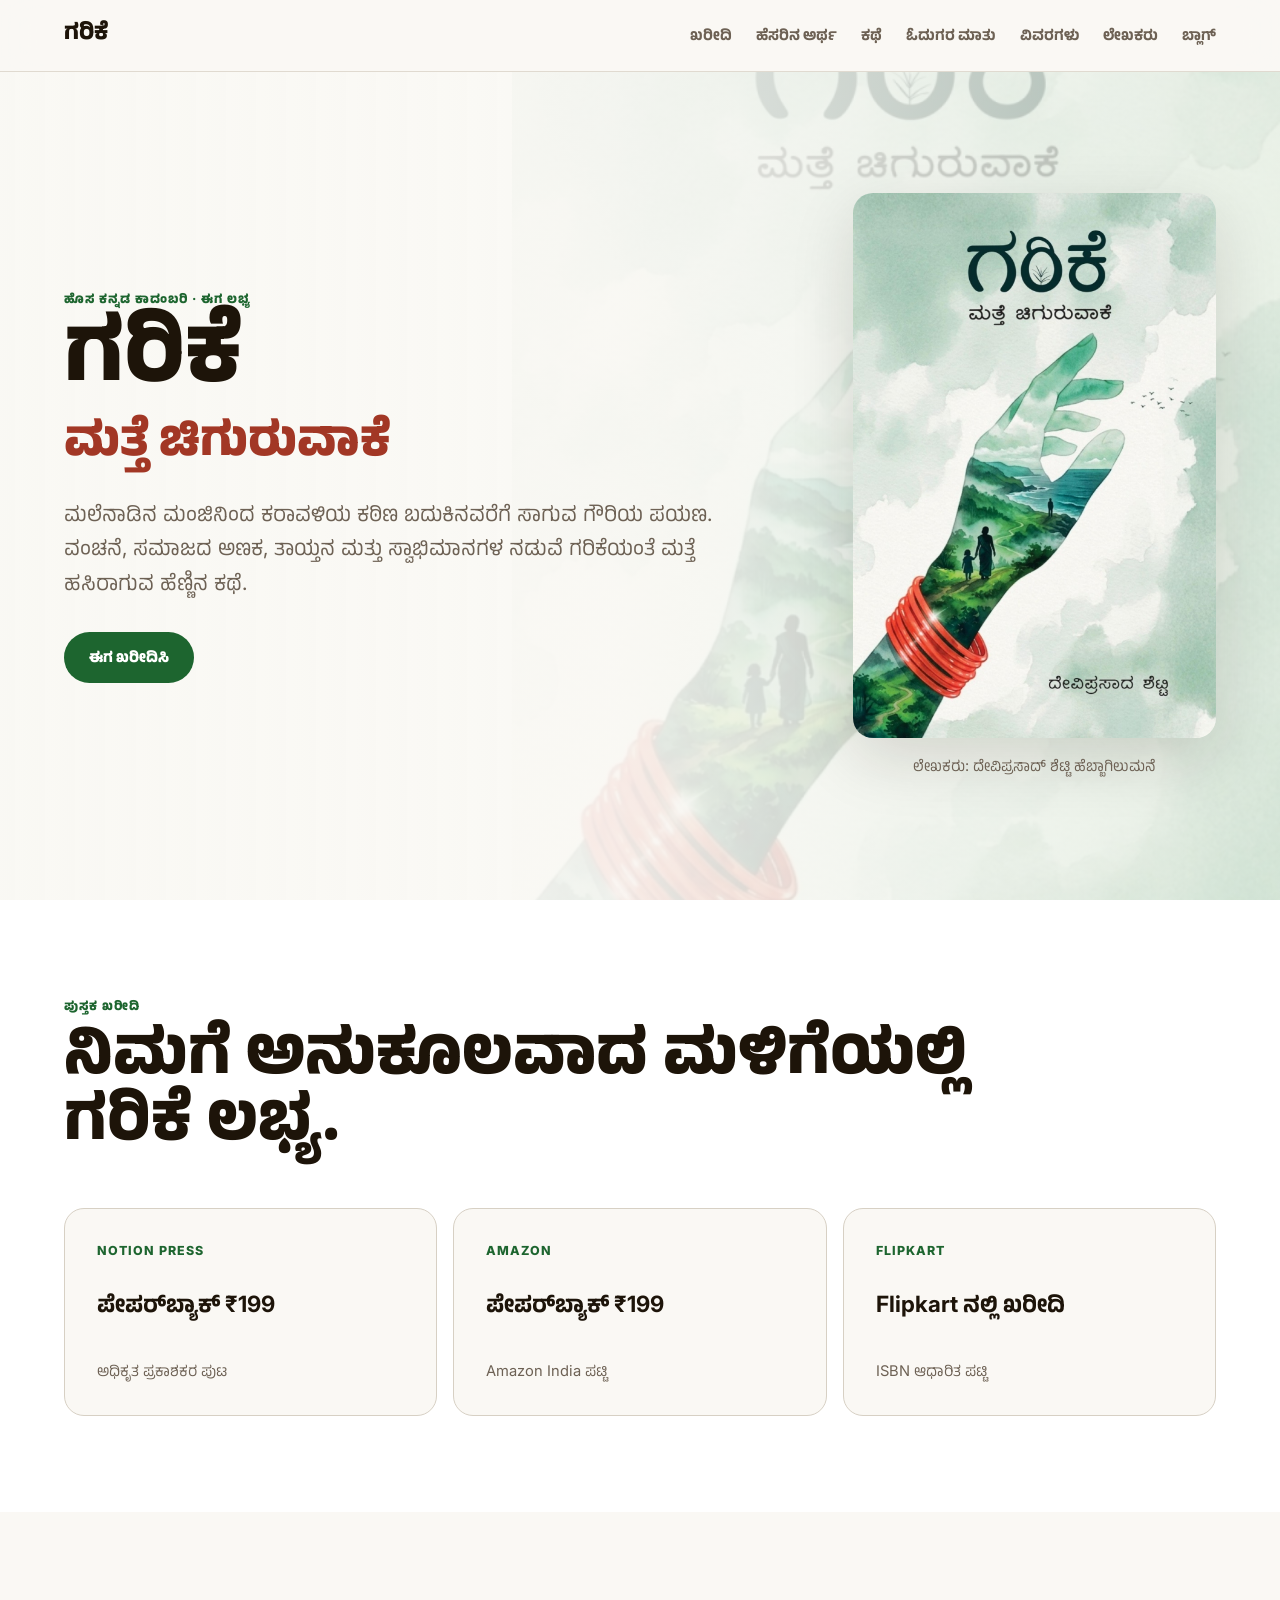
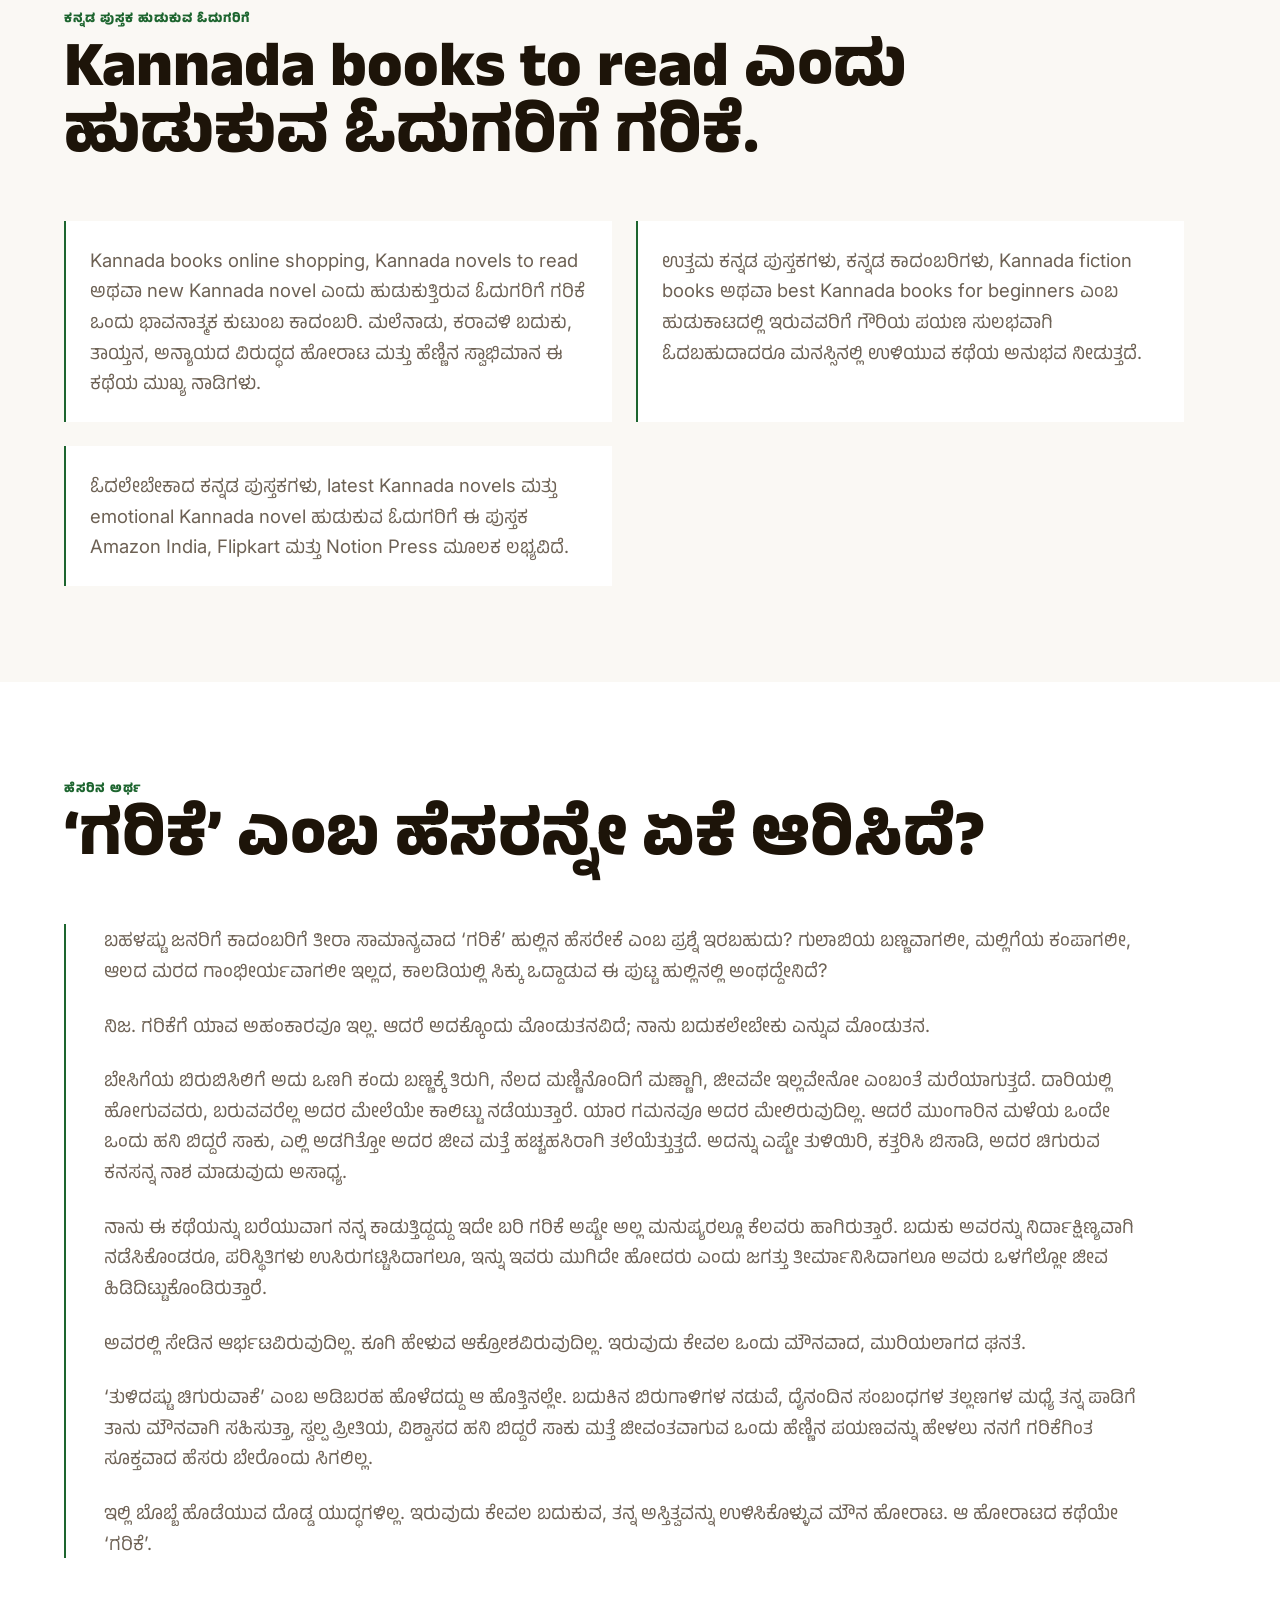
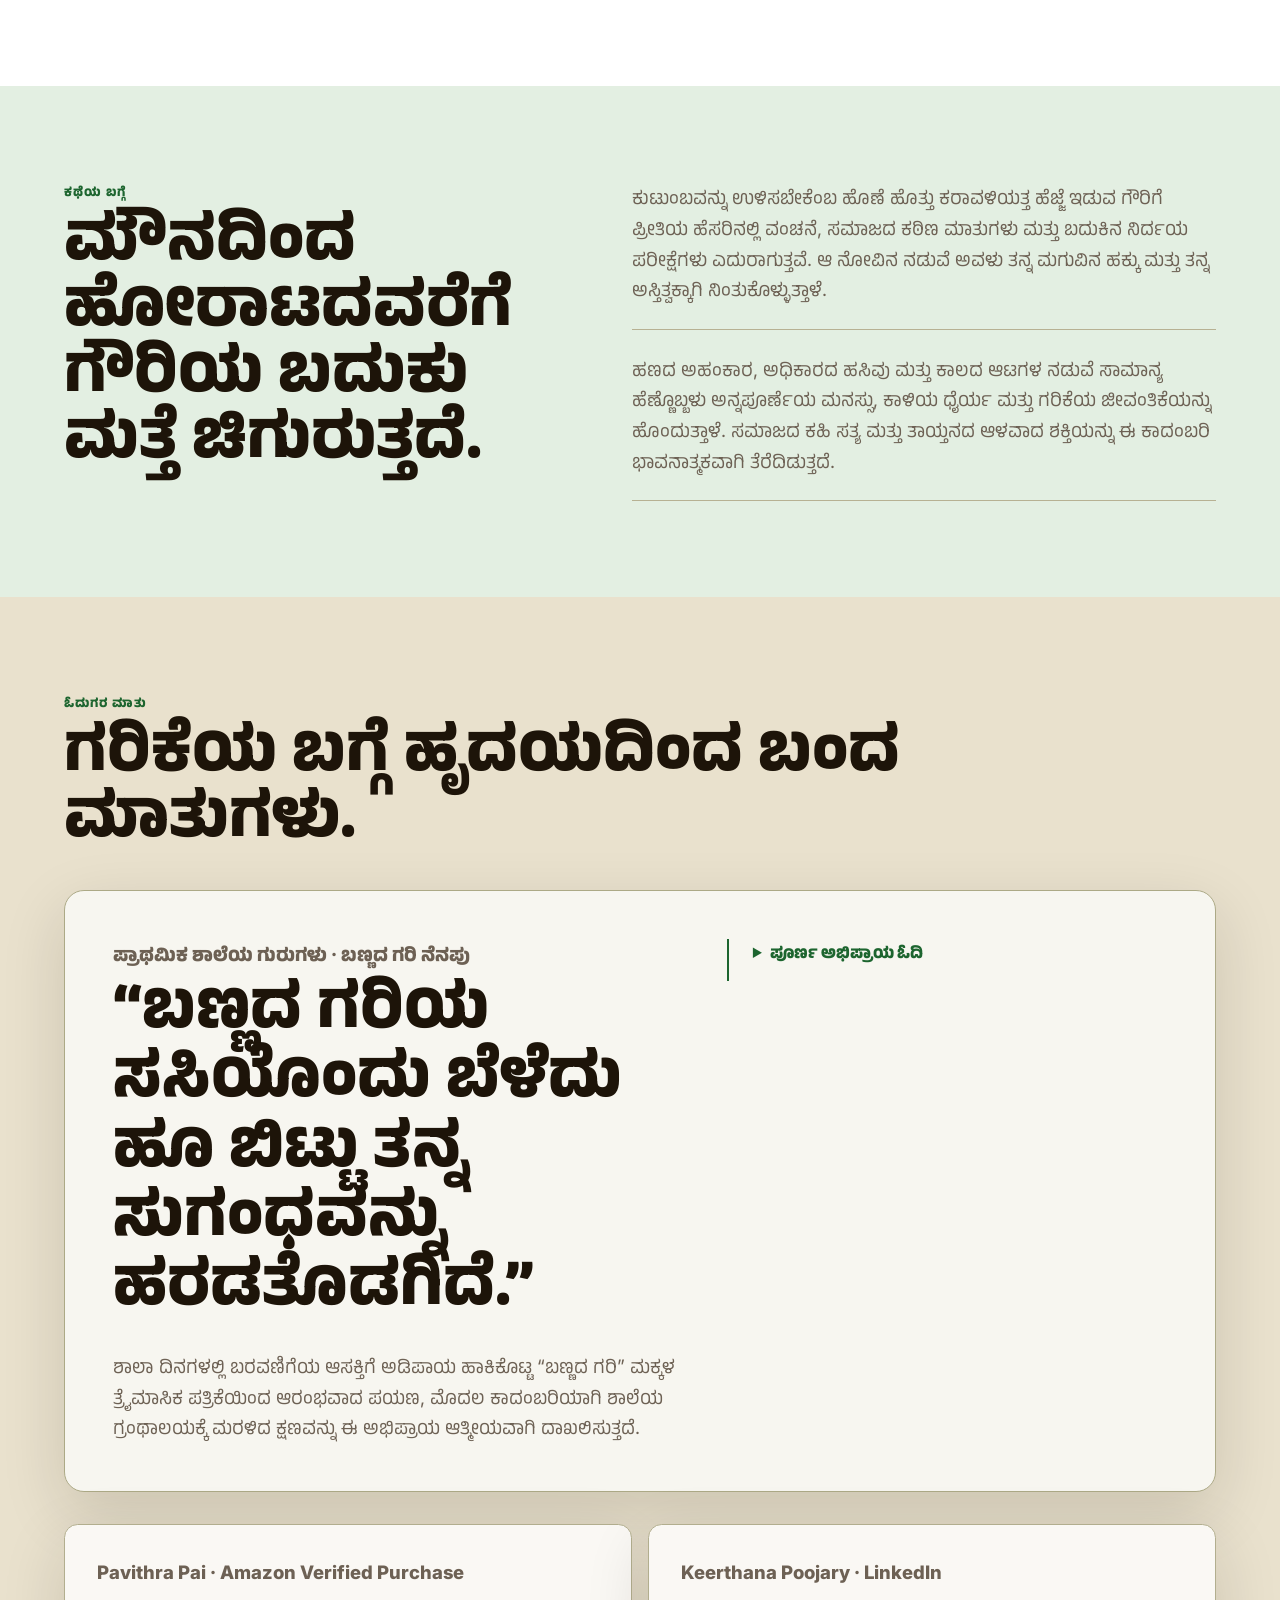
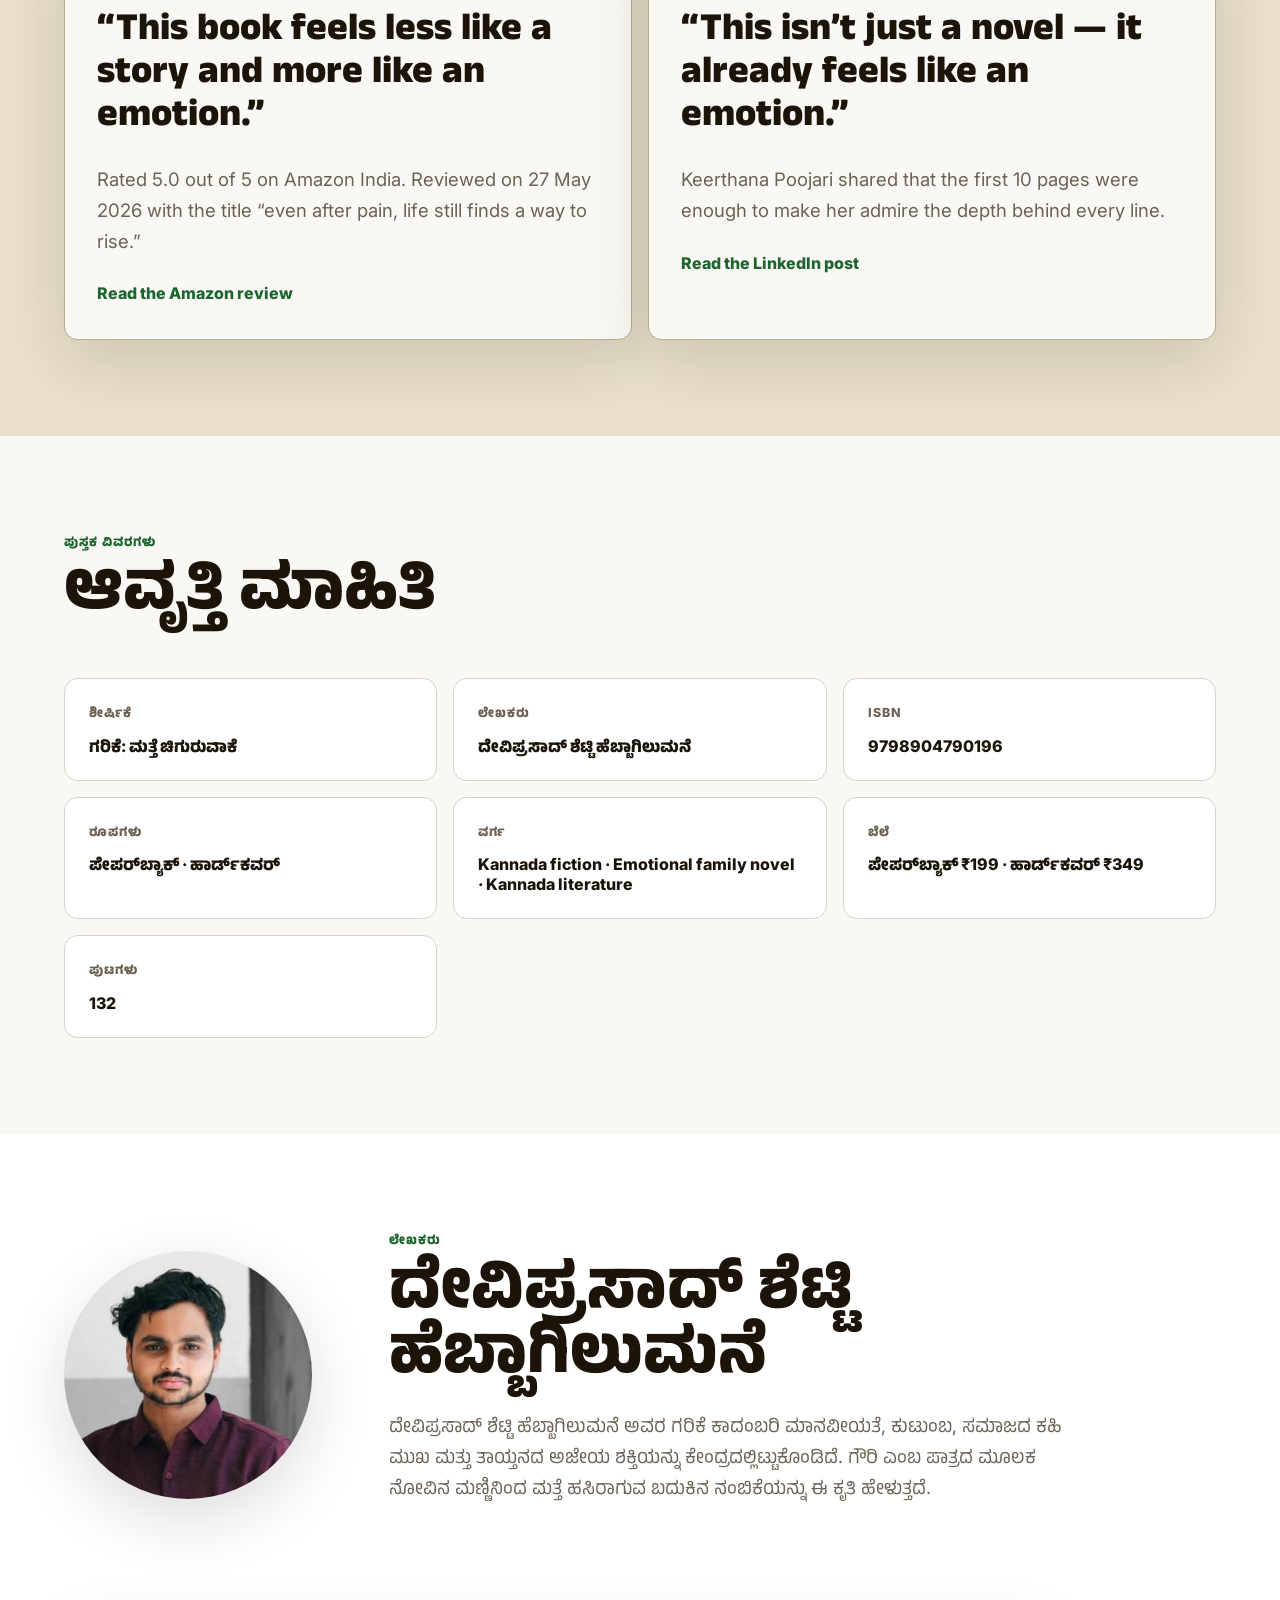
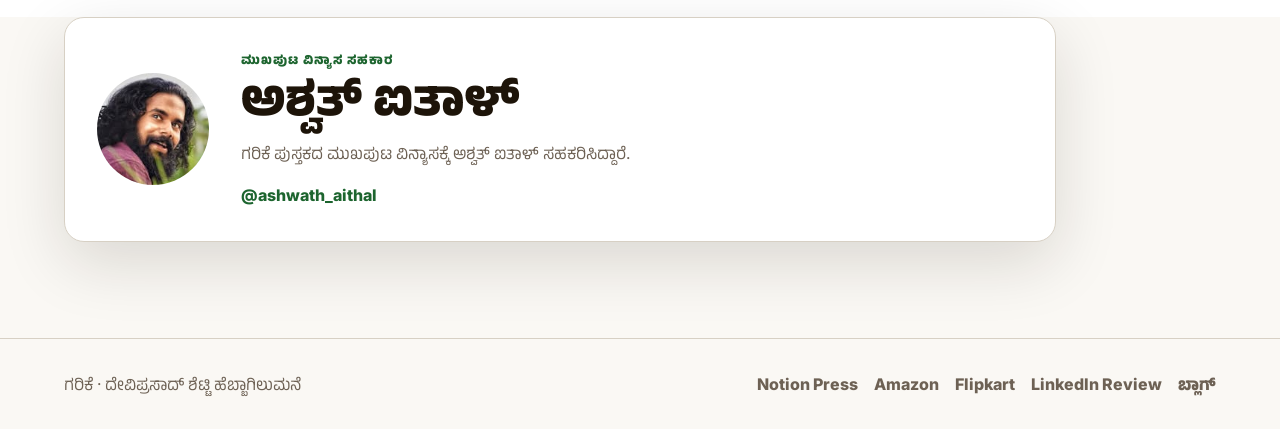
<file: index.html>
<!DOCTYPE html>
<html lang="kn">
<head>
  <meta charset="UTF-8">
  <meta name="viewport" content="width=device-width, initial-scale=1.0">
  <meta name="description" content="ಗರಿಕೆ (Garike) is a new Kannada novel and emotional Kannada fiction book by Deviprasad Shetty for readers searching Kannada books to read or buy online.">
  <meta name="author" content="ದೇವಿಪ್ರಸಾದ್ ಶೆಟ್ಟಿ ಹೆಬ್ಬಾಗಿಲುಮನೆ">
  <meta name="robots" content="index, follow, max-image-preview:large">
  <meta name="keywords" content="Kannada books to read, Kannada novels to read, Kannada books online, Kannada books online shopping, new Kannada novel, latest Kannada novels, Kannada fiction books, best Kannada books for beginners, Kannada literature books, emotional Kannada novel, family Kannada novel, Garike book, Deviprasad Shetty, ಕನ್ನಡ ಪುಸ್ತಕಗಳು, ಕನ್ನಡ ಕಾದಂಬರಿಗಳು, ಓದಲೇಬೇಕಾದ ಕನ್ನಡ ಪುಸ್ತಕಗಳು">
  <link rel="canonical" href="https://deviprasadshetty-dev.github.io/garike/">
  <link rel="pingback" href="https://deviprasadshetty-dev.github.io/garike/">
  <link rel="alternate" hreflang="kn" href="https://deviprasadshetty-dev.github.io/garike/">
  <meta property="og:type" content="book">
  <meta property="og:title" content="ಗರಿಕೆ | New Kannada Novel Book">
  <meta property="og:description" content="ಗೌರಿಯ ಬದುಕು, ತಾಯ್ತನ, ಸ್ವಾಭಿಮಾನ ಮತ್ತು ಮತ್ತೆ ಚಿಗುರುವ ಧೈರ್ಯದ ಹೊಸ ಕನ್ನಡ ಕಾದಂಬರಿ. Amazon, Flipkart ಮತ್ತು Notion Press ನಲ್ಲಿ ಲಭ್ಯ.">
  <meta property="og:url" content="https://deviprasadshetty-dev.github.io/garike/">
  <meta property="og:image" content="https://deviprasadshetty-dev.github.io/garike/assets/garike-cover.webp">
  <meta property="og:locale" content="kn_IN">
  <meta name="twitter:card" content="summary_large_image">
  <meta name="twitter:title" content="ಗರಿಕೆ | New Kannada Novel Book">
  <meta name="twitter:description" content="ಹೊಸ ಕನ್ನಡ ಕಾದಂಬರಿ, ಭಾವನಾತ್ಮಕ ಕುಟುಂಬ ಕಥೆ ಮತ್ತು Kannada fiction book. Notion Press, Amazon ಮತ್ತು Flipkart ನಲ್ಲಿ ಲಭ್ಯ.">
  <meta name="twitter:image" content="https://deviprasadshetty-dev.github.io/garike/assets/garike-cover.webp">
  <title>Garike (ಗರಿಕೆ) | New Kannada Novel Book by Deviprasad Shetty</title>
  <link rel="preconnect" href="https://fonts.googleapis.com">
  <link rel="preconnect" href="https://fonts.gstatic.com" crossorigin>
  <link href="https://fonts.googleapis.com/css2?family=Anek+Kannada:wght@400;500;600;700&family=Inter:wght@400;500;600;700;800&display=swap" rel="stylesheet">
  <link rel="stylesheet" href="tokens.css">
  <link rel="stylesheet" href="styles.css">
  <script type="application/ld+json">
{
  "@context": "https://schema.org",
  "@type": "Book",
  "name": "ಗರಿಕೆ: ಮತ್ತೆ ಚಿಗುರುವಾಕೆ",
  "author": {
    "@type": "Person",
    "name": "ದೇವಿಪ್ರಸಾದ್ ಶೆಟ್ಟಿ ಹೆಬ್ಬಾಗಿಲುಮನೆ"
  },
  "url": "https://deviprasadshetty-dev.github.io/garike/",
  "image": "https://deviprasadshetty-dev.github.io/garike/assets/garike-cover.webp",
  "isbn": "9798904790196",
  "bookFormat": "https://schema.org/Paperback",
  "inLanguage": "kn",
  "keywords": "Kannada books to read, Kannada novels to read, Kannada books online, Kannada books online shopping, new Kannada novel, latest Kannada novels, Kannada fiction books, best Kannada books for beginners, Kannada literature books, emotional Kannada novel, family Kannada novel, ಕನ್ನಡ ಪುಸ್ತಕಗಳು, ಕನ್ನಡ ಕಾದಂಬರಿಗಳು",
  "genre": [
    "Kannada fiction",
    "Family novel",
    "Emotional fiction",
    "Kannada literature"
  ],
  "offers": {
    "@type": "Offer",
    "price": "199",
    "priceCurrency": "INR",
    "availability": "https://schema.org/InStock",
    "url": "https://deviprasadshetty-dev.github.io/garike/"
  },
  "aggregateRating": {
    "@type": "AggregateRating",
    "ratingValue": "5",
    "bestRating": "5",
    "ratingCount": "1"
  },
  "review": {
    "@type": "Review",
    "author": {
      "@type": "Person",
      "name": "Pavithra Pai"
    },
    "datePublished": "2026-05-27",
    "reviewRating": {
      "@type": "Rating",
      "ratingValue": "5",
      "bestRating": "5"
    },
    "reviewBody": "This book feels less like a story and more like an emotion.",
    "url": "https://www.amazon.in/Garike-%E0%B2%97%E0%B2%B0%E0%B2%BF%E0%B2%95%E0%B3%86-Deviprasad-Shetty-hebbagilumane/dp/B0H1XQVRCG#customerReviews"
  }
}
  </script>
  <script type="application/ld+json">
  {
    "@context": "https://schema.org",
    "@type": "FAQPage",
    "mainEntity": [
      {
        "@type": "Question",
        "name": "ಗರಿಕೆ ಕಾದಂಬರಿ ಯಾವ ಭಾಷೆಯಲ್ಲಿದೆ?",
        "acceptedAnswer": {
          "@type": "Answer",
          "text": "ಗರಿಕೆ ಕಾದಂಬರಿ ಸಂಪೂರ್ಣ ಕನ್ನಡ ಭಾಷೆಯಲ್ಲಿದೆ."
        }
      },
      {
        "@type": "Question",
        "name": "ಗರಿಕೆ ಪುಸ್ತಕ ಎಷ್ಟು ಪುಟಗಳಿವೆ?",
        "acceptedAnswer": {
          "@type": "Answer",
          "text": "ಗರಿಕೆ ಕಾದಂಬರಿ 132 ಪುಟಗಳನ್ನು ಹೊಂದಿದೆ."
        }
      },
      {
        "@type": "Question",
        "name": "ಗರಿಕೆ ಪುಸ್ತಕದ ಬೆಲೆ ಎಷ್ಟು?",
        "acceptedAnswer": {
          "@type": "Answer",
          "text": "ಪೇಪರ್‌ಬ್ಯಾಕ್ ಆವೃತ್ತಿ ₹199 ಮತ್ತು ಹಾರ್ಡ್‌ಕವರ್ ಆವೃತ್ತಿ ₹349."
        }
      },
      {
        "@type": "Question",
        "name": "ಗರಿಕೆ ಪುಸ್ತಕ ಎಲ್ಲಿ ಲಭ್ಯ?",
        "acceptedAnswer": {
          "@type": "Answer",
          "text": "ಗರಿಕೆ Amazon India, Flipkart ಮತ್ತು Notion Press ನಲ್ಲಿ ಲಭ್ಯವಿದೆ."
        }
      },
      {
        "@type": "Question",
        "name": "ಗರಿಕೆ ಲೇಖಕರು ಯಾರು?",
        "acceptedAnswer": {
          "@type": "Answer",
          "text": "ಗರಿಕೆ ಕಾದಂಬರಿಯ ಲೇಖಕರು ದೇವಿಪ್ರಸಾದ್ ಶೆಟ್ಟಿ ಹೆಬ್ಬಾಗಿಲುಮನೆ."
        }
      },
      {
        "@type": "Question",
        "name": "ಗರಿಕೆ ಕಾದಂಬರಿಯ ಶೀರ್ಷಿಕೆಯ ಅರ್ಥವೇನು?",
        "acceptedAnswer": {
          "@type": "Answer",
          "text": "'ಗರಿಕೆ' ಎಂದರೆ ಬರಿಗಾಲಿನಲ್ಲಿ ನೆಲದ ಮೇಲೆ ಬೆಳೆಯುವ ಒಂದು ಬಗೆಯ ಹುಲ್ಲು. ಇದು ತುಳಿದಷ್ಟೂ ಮತ್ತೆ ಚಿಗುರುವ ಗುಣವನ್ನು ಹೊಂದಿದೆ. ಕಾದಂಬರಿಯ ನಾಯಕಿ ಗೌರಿಯ ಬದುಕಿನ ಹೋರಾಟ ಮತ್ತು ಮತ್ತೆ ಚಿಗುರುವ ಶಕ್ತಿಯನ್ನು ಈ ಹೆಸರು ಸಂಕೇತಿಸುತ್ತದೆ."
        }
      },
      {
        "@type": "Question",
        "name": "Is Garike available in English?",
        "acceptedAnswer": {
          "@type": "Answer",
          "text": "No, Garike (ಗರಿಕೆ) is currently published only in Kannada."
        }
      }
    ]
  }
  </script>
  <!-- Google tag (gtag.js) -->
  <script async src="https://www.googletagmanager.com/gtag/js?id=G-C2QEMDRJJS"></script>
  <script>
    window.dataLayer = window.dataLayer || [];
    function gtag(){dataLayer.push(arguments);}
    gtag('js', new Date());

    gtag('config', 'G-C2QEMDRJJS');
  </script>
</head>
<body>
  <header class="site-header" data-header>
    <a class="brand" href="#top" aria-label="ಗರಿಕೆ ಮುಖಪುಟ">
      <span>ಗರಿಕೆ</span>
    </a>
    <button class="nav-toggle" type="button" aria-label="ಮೆನು ತೆರೆಯಿರಿ" aria-expanded="false" data-nav-toggle>
      <span></span>
      <span></span>
    </button>
    <nav class="site-nav" data-nav>
      <a href="#buy">ಖರೀದಿ</a>
      <a href="#meaning">ಹೆಸರಿನ ಅರ್ಥ</a>
      <a href="#story">ಕಥೆ</a>
      <a href="#reviews">ಓದುಗರ ಮಾತು</a>
      <a href="#details">ವಿವರಗಳು</a>
      <a href="#author">ಲೇಖಕರು</a>
      <a href="blog/index.html">ಬ್ಲಾಗ್</a>
    </nav>
  </header>

  <main id="top">
    <section class="hero">
      <div class="hero-background" aria-hidden="true"></div>
      <div class="hero-inner">
        <div class="hero-copy reveal">
          <p class="eyebrow">ಹೊಸ ಕನ್ನಡ ಕಾದಂಬರಿ · ಈಗ ಲಭ್ಯ</p>
          <h1>ಗರಿಕೆ</h1>
          <p class="subtitle">ಮತ್ತೆ ಚಿಗುರುವಾಕೆ</p>
          <p class="lead">
            ಮಲೆನಾಡಿನ ಮಂಜಿನಿಂದ ಕರಾವಳಿಯ ಕಠಿಣ ಬದುಕಿನವರೆಗೆ ಸಾಗುವ ಗೌರಿಯ ಪಯಣ. ವಂಚನೆ, ಸಮಾಜದ ಅಣಕ, ತಾಯ್ತನ ಮತ್ತು ಸ್ವಾಭಿಮಾನಗಳ ನಡುವೆ ಗರಿಕೆಯಂತೆ ಮತ್ತೆ ಹಸಿರಾಗುವ ಹೆಣ್ಣಿನ ಕಥೆ.
          </p>
          <div class="hero-actions">
            <a class="button primary" href="#buy">ಈಗ ಖರೀದಿಸಿ</a>
          </div>
        </div>

        <figure class="book-cover reveal">
          <img src="assets/garike-cover.webp" alt="ಗರಿಕೆ ಪುಸ್ತಕದ ಮುಖಪುಟ">
          <figcaption>ಲೇಖಕರು: ದೇವಿಪ್ರಸಾದ್ ಶೆಟ್ಟಿ ಹೆಬ್ಬಾಗಿಲುಮನೆ</figcaption>
        </figure>
      </div>
    </section>

    <section class="purchase section-pad" id="buy" aria-label="ಖರೀದಿ ಕೊಂಡಿಗಳು">
      <div class="section-head reveal">
        <p class="eyebrow">ಪುಸ್ತಕ ಖರೀದಿ</p>
        <h2>ನಿಮಗೆ ಅನುಕೂಲವಾದ ಮಳಿಗೆಯಲ್ಲಿ ಗರಿಕೆ ಲಭ್ಯ.</h2>
      </div>
      <div class="purchase-grid">
        <a class="store-link reveal" href="https://notionpress.com/in/read/garike" target="_blank" rel="noopener">
          <span>Notion Press</span>
          <strong>ಪೇಪರ್‌ಬ್ಯಾಕ್ ₹199</strong>
          <em>ಅಧಿಕೃತ ಪ್ರಕಾಶಕರ ಪುಟ</em>
        </a>
        <a class="store-link reveal" href="https://www.amazon.in/Garike-%E0%B2%97%E0%B2%B0%E0%B2%BF%E0%B2%95%E0%B3%86-Deviprasad-Shetty-hebbagilumane/dp/B0H1XQVRCG" target="_blank" rel="noopener">
          <span>Amazon</span>
          <strong>ಪೇಪರ್‌ಬ್ಯಾಕ್ ₹199</strong>
          <em>Amazon India ಪಟ್ಟಿ</em>
        </a>
        <a class="store-link reveal" href="https://www.flipkart.com/garike/p/itm26f7aebade618?pid=9798904790196&amp;affid=editornoti" target="_blank" rel="noopener">
          <span>Flipkart</span>
          <strong>Flipkart ನಲ್ಲಿ ಖರೀದಿ</strong>
          <em>ISBN ಆಧಾರಿತ ಪಟ್ಟಿ</em>
        </a>
      </div>
    </section>

    <section class="reader-guide section-pad" aria-label="ಕನ್ನಡ ಪುಸ್ತಕ ಹುಡುಕುವ ಓದುಗರಿಗೆ">
      <div class="section-head reveal">
        <p class="eyebrow">ಕನ್ನಡ ಪುಸ್ತಕ ಹುಡುಕುವ ಓದುಗರಿಗೆ</p>
        <h2>Kannada books to read ಎಂದು ಹುಡುಕುವ ಓದುಗರಿಗೆ ಗರಿಕೆ.</h2>
      </div>
      <div class="reader-guide-body reveal">
        <p>
          Kannada books online shopping, Kannada novels to read ಅಥವಾ new Kannada novel ಎಂದು ಹುಡುಕುತ್ತಿರುವ ಓದುಗರಿಗೆ ಗರಿಕೆ ಒಂದು ಭಾವನಾತ್ಮಕ ಕುಟುಂಬ ಕಾದಂಬರಿ. ಮಲೆನಾಡು, ಕರಾವಳಿ ಬದುಕು, ತಾಯ್ತನ, ಅನ್ಯಾಯದ ವಿರುದ್ಧದ ಹೋರಾಟ ಮತ್ತು ಹೆಣ್ಣಿನ ಸ್ವಾಭಿಮಾನ ಈ ಕಥೆಯ ಮುಖ್ಯ ನಾಡಿಗಳು.
        </p>
        <p>
          ಉತ್ತಮ ಕನ್ನಡ ಪುಸ್ತಕಗಳು, ಕನ್ನಡ ಕಾದಂಬರಿಗಳು, Kannada fiction books ಅಥವಾ best Kannada books for beginners ಎಂಬ ಹುಡುಕಾಟದಲ್ಲಿ ಇರುವವರಿಗೆ ಗೌರಿಯ ಪಯಣ ಸುಲಭವಾಗಿ ಓದಬಹುದಾದರೂ ಮನಸ್ಸಿನಲ್ಲಿ ಉಳಿಯುವ ಕಥೆಯ ಅನುಭವ ನೀಡುತ್ತದೆ.
        </p>
        <p>
          ಓದಲೇಬೇಕಾದ ಕನ್ನಡ ಪುಸ್ತಕಗಳು, latest Kannada novels ಮತ್ತು emotional Kannada novel ಹುಡುಕುವ ಓದುಗರಿಗೆ ಈ ಪುಸ್ತಕ Amazon India, Flipkart ಮತ್ತು Notion Press ಮೂಲಕ ಲಭ್ಯವಿದೆ.
        </p>
      </div>
    </section>

    <section class="title-note section-pad" id="meaning" aria-label="ಗರಿಕೆ ಹೆಸರಿನ ಅರ್ಥ">
      <div class="section-head reveal">
        <p class="eyebrow">ಹೆಸರಿನ ಅರ್ಥ</p>
        <h2>‘ಗರಿಕೆ’ ಎಂಬ ಹೆಸರನ್ನೇ ಏಕೆ ಆರಿಸಿದೆ?</h2>
      </div>
      <article class="title-note-body reveal">
        <p>
          ಬಹಳಷ್ಟು ಜನರಿಗೆ ಕಾದಂಬರಿಗೆ ತೀರಾ ಸಾಮಾನ್ಯವಾದ ‘ಗರಿಕೆ’ ಹುಲ್ಲಿನ ಹೆಸರೇಕೆ ಎಂಬ ಪ್ರಶ್ನೆ ಇರಬಹುದು? ಗುಲಾಬಿಯ ಬಣ್ಣವಾಗಲೀ, ಮಲ್ಲಿಗೆಯ ಕಂಪಾಗಲೀ, ಆಲದ ಮರದ ಗಾಂಭೀರ್ಯವಾಗಲೀ ಇಲ್ಲದ, ಕಾಲಡಿಯಲ್ಲಿ ಸಿಕ್ಕು ಒದ್ದಾಡುವ ಈ ಪುಟ್ಟ ಹುಲ್ಲಿನಲ್ಲಿ ಅಂಥದ್ದೇನಿದೆ?
        </p>
        <p>
          ನಿಜ. ಗರಿಕೆಗೆ ಯಾವ ಅಹಂಕಾರವೂ ಇಲ್ಲ. ಆದರೆ ಅದಕ್ಕೊಂದು ಮೊಂಡುತನವಿದೆ; ನಾನು ಬದುಕಲೇಬೇಕು ಎನ್ನುವ ಮೊಂಡುತನ.
        </p>
        <p>
          ಬೇಸಿಗೆಯ ಬಿರುಬಿಸಿಲಿಗೆ ಅದು ಒಣಗಿ ಕಂದು ಬಣ್ಣಕ್ಕೆ ತಿರುಗಿ, ನೆಲದ ಮಣ್ಣಿನೊಂದಿಗೆ ಮಣ್ಣಾಗಿ, ಜೀವವೇ ಇಲ್ಲವೇನೋ ಎಂಬಂತೆ ಮರೆಯಾಗುತ್ತದೆ. ದಾರಿಯಲ್ಲಿ ಹೋಗುವವರು, ಬರುವವರೆಲ್ಲ ಅದರ ಮೇಲೆಯೇ ಕಾಲಿಟ್ಟು ನಡೆಯುತ್ತಾರೆ. ಯಾರ ಗಮನವೂ ಅದರ ಮೇಲಿರುವುದಿಲ್ಲ. ಆದರೆ ಮುಂಗಾರಿನ ಮಳೆಯ ಒಂದೇ ಒಂದು ಹನಿ ಬಿದ್ದರೆ ಸಾಕು, ಎಲ್ಲಿ ಅಡಗಿತ್ತೋ ಅದರ ಜೀವ ಮತ್ತೆ ಹಚ್ಚಹಸಿರಾಗಿ ತಲೆಯೆತ್ತುತ್ತದೆ. ಅದನ್ನು ಎಷ್ಟೇ ತುಳಿಯಿರಿ, ಕತ್ತರಿಸಿ ಬಿಸಾಡಿ, ಅದರ ಚಿಗುರುವ ಕನಸನ್ನ ನಾಶ ಮಾಡುವುದು ಅಸಾಧ್ಯ.
        </p>
        <p>
          ನಾನು ಈ ಕಥೆಯನ್ನು ಬರೆಯುವಾಗ ನನ್ನ ಕಾಡುತ್ತಿದ್ದದ್ದು ಇದೇ ಬರಿ ಗರಿಕೆ ಅಷ್ಟೇ ಅಲ್ಲ ಮನುಷ್ಯರಲ್ಲೂ ಕೆಲವರು ಹಾಗಿರುತ್ತಾರೆ. ಬದುಕು ಅವರನ್ನು ನಿರ್ದಾಕ್ಷಿಣ್ಯವಾಗಿ ನಡೆಸಿಕೊಂಡರೂ, ಪರಿಸ್ಥಿತಿಗಳು ಉಸಿರುಗಟ್ಟಿಸಿದಾಗಲೂ, ಇನ್ನು ಇವರು ಮುಗಿದೇ ಹೋದರು ಎಂದು ಜಗತ್ತು ತೀರ್ಮಾನಿಸಿದಾಗಲೂ ಅವರು ಒಳಗೆಲ್ಲೋ ಜೀವ ಹಿಡಿದಿಟ್ಟುಕೊಂಡಿರುತ್ತಾರೆ.
        </p>
        <p>
          ಅವರಲ್ಲಿ ಸೇಡಿನ ಆರ್ಭಟವಿರುವುದಿಲ್ಲ. ಕೂಗಿ ಹೇಳುವ ಆಕ್ರೋಶವಿರುವುದಿಲ್ಲ. ಇರುವುದು ಕೇವಲ ಒಂದು ಮೌನವಾದ, ಮುರಿಯಲಾಗದ ಘನತೆ.
        </p>
        <p>
          ‘ತುಳಿದಷ್ಟು ಚಿಗುರುವಾಕೆ’ ಎಂಬ ಅಡಿಬರಹ ಹೊಳೆದದ್ದು ಆ ಹೊತ್ತಿನಲ್ಲೇ. ಬದುಕಿನ ಬಿರುಗಾಳಿಗಳ ನಡುವೆ, ದೈನಂದಿನ ಸಂಬಂಧಗಳ ತಲ್ಲಣಗಳ ಮಧ್ಯೆ ತನ್ನ ಪಾಡಿಗೆ ತಾನು ಮೌನವಾಗಿ ಸಹಿಸುತ್ತಾ, ಸ್ವಲ್ಪ ಪ್ರೀತಿಯ, ವಿಶ್ವಾಸದ ಹನಿ ಬಿದ್ದರೆ ಸಾಕು ಮತ್ತೆ ಜೀವಂತವಾಗುವ ಒಂದು ಹೆಣ್ಣಿನ ಪಯಣವನ್ನು ಹೇಳಲು ನನಗೆ ಗರಿಕೆಗಿಂತ ಸೂಕ್ತವಾದ ಹೆಸರು ಬೇರೊಂದು ಸಿಗಲಿಲ್ಲ.
        </p>
        <p>
          ಇಲ್ಲಿ ಬೊಬ್ಬೆ ಹೊಡೆಯುವ ದೊಡ್ಡ ಯುದ್ಧಗಳಿಲ್ಲ. ಇರುವುದು ಕೇವಲ ಬದುಕುವ, ತನ್ನ ಅಸ್ತಿತ್ವವನ್ನು ಉಳಿಸಿಕೊಳ್ಳುವ ಮೌನ ಹೋರಾಟ. ಆ ಹೋರಾಟದ ಕಥೆಯೇ ‘ಗರಿಕೆ’.
        </p>
      </article>
    </section>

    <section class="story section-pad" id="story">
      <div class="story-intro reveal">
        <p class="eyebrow">ಕಥೆಯ ಬಗ್ಗೆ</p>
        <h2>ಮೌನದಿಂದ ಹೋರಾಟದವರೆಗೆ ಗೌರಿಯ ಬದುಕು ಮತ್ತೆ ಚಿಗುರುತ್ತದೆ.</h2>
      </div>
      <div class="story-body reveal">
        <p>
          ಕುಟುಂಬವನ್ನು ಉಳಿಸಬೇಕೆಂಬ ಹೊಣೆ ಹೊತ್ತು ಕರಾವಳಿಯತ್ತ ಹೆಜ್ಜೆ ಇಡುವ ಗೌರಿಗೆ ಪ್ರೀತಿಯ ಹೆಸರಿನಲ್ಲಿ ವಂಚನೆ, ಸಮಾಜದ ಕಠಿಣ ಮಾತುಗಳು ಮತ್ತು ಬದುಕಿನ ನಿರ್ದಯ ಪರೀಕ್ಷೆಗಳು ಎದುರಾಗುತ್ತವೆ. ಆ ನೋವಿನ ನಡುವೆ ಅವಳು ತನ್ನ ಮಗುವಿನ ಹಕ್ಕು ಮತ್ತು ತನ್ನ ಅಸ್ತಿತ್ವಕ್ಕಾಗಿ ನಿಂತುಕೊಳ್ಳುತ್ತಾಳೆ.
        </p>
        <p>
          ಹಣದ ಅಹಂಕಾರ, ಅಧಿಕಾರದ ಹಸಿವು ಮತ್ತು ಕಾಲದ ಆಟಗಳ ನಡುವೆ ಸಾಮಾನ್ಯ ಹೆಣ್ಣೊಬ್ಬಳು ಅನ್ನಪೂರ್ಣೆಯ ಮನಸ್ಸು, ಕಾಳಿಯ ಧೈರ್ಯ ಮತ್ತು ಗರಿಕೆಯ ಜೀವಂತಿಕೆಯನ್ನು ಹೊಂದುತ್ತಾಳೆ. ಸಮಾಜದ ಕಹಿ ಸತ್ಯ ಮತ್ತು ತಾಯ್ತನದ ಆಳವಾದ ಶಕ್ತಿಯನ್ನು ಈ ಕಾದಂಬರಿ ಭಾವನಾತ್ಮಕವಾಗಿ ತೆರೆದಿಡುತ್ತದೆ.
        </p>
      </div>
    </section>

    <section class="reviews section-pad" id="reviews" aria-label="Reader reviews">
      <div class="section-head reveal">
        <p class="eyebrow">ಓದುಗರ ಮಾತು</p>
        <h2>ಗರಿಕೆಯ ಬಗ್ಗೆ ಹೃದಯದಿಂದ ಬಂದ ಮಾತುಗಳು.</h2>
      </div>
      <article class="teacher-review reveal">
        <div>
          <p class="review-source">ಪ್ರಾಥಮಿಕ ಶಾಲೆಯ ಗುರುಗಳು · ಬಣ್ಣದ ಗರಿ ನೆನಪು</p>
          <blockquote>
            “ಬಣ್ಣದ ಗರಿಯ ಸಸಿಯೊಂದು ಬೆಳೆದು ಹೂ ಬಿಟ್ಟು ತನ್ನ ಸುಗಂಧವನ್ನು ಹರಡತೊಡಗಿದೆ.”
          </blockquote>
          <p>
            ಶಾಲಾ ದಿನಗಳಲ್ಲಿ ಬರವಣಿಗೆಯ ಆಸಕ್ತಿಗೆ ಅಡಿಪಾಯ ಹಾಕಿಕೊಟ್ಟ “ಬಣ್ಣದ ಗರಿ” ಮಕ್ಕಳ ತ್ರೈಮಾಸಿಕ ಪತ್ರಿಕೆಯಿಂದ ಆರಂಭವಾದ ಪಯಣ, ಮೊದಲ ಕಾದಂಬರಿಯಾಗಿ ಶಾಲೆಯ ಗ್ರಂಥಾಲಯಕ್ಕೆ ಮರಳಿದ ಕ್ಷಣವನ್ನು ಈ ಅಭಿಪ್ರಾಯ ಆತ್ಮೀಯವಾಗಿ ದಾಖಲಿಸುತ್ತದೆ.
          </p>
        </div>
        <details class="full-review">
          <summary>ಪೂರ್ಣ ಅಭಿಪ್ರಾಯ ಓದಿ</summary>
          <div>
            <p>
              ಹೌದು, ಇಂದೇನೋ ಒಂದು ರೀತಿಯ ಸಾರ್ಥಕ ಭಾವ. 13 ವರ್ಷಗಳ ಹಿಂದೆ ಬೈಲೂರಿನ ಶಾಲೆಯಲ್ಲಿ ಆರಂಭಿಸಿದ “ಬಣ್ಣದ ಗರಿ” ಮಕ್ಕಳ ತ್ರೈಮಾಸಿಕ ಪತ್ರಿಕೆಯಿಂದ ಪ್ರೇರಣೆಗೊಂಡು ಬರೆಯುವ ಹವ್ಯಾಸವನ್ನು ರೂಢಿಸಿಕೊಂಡ ಶಿಷ್ಯ ದೇವಿಪ್ರಸಾದ್ ಶೆಟ್ಟಿ ಇಂದು ಶಾಲೆಗೆ ಬಂದು ತನ್ನ ಮೊದಲ ಕಾದಂಬರಿಯನ್ನು ಶಾಲೆಯ ಗ್ರಂಥಾಲಯಕ್ಕೆ ಕೊಡುಗೆಯಾಗಿ ನೀಡಿದಾಗ ತುಂಬಾ ಸಂತೋಷವಾಯಿತು.
            </p>
            <p>
              ತನ್ನ ಕಾದಂಬರಿಯ ಪೆನ್ನುಡಿಯಲ್ಲಿ “ನಾನು ಬರೆಯಲಾರಂಭಿಸಿದ ಪ್ರತಿಯೊಂದು ಅಕ್ಷರದ ಹಿಂದೆಯೂ ನನ್ನ ಶಾಲಾ ದಿನಗಳ ನೆನಪಿದೆ. ನನ್ನ ಬರವಣಿಗೆಯ ಆಸಕ್ತಿಗೆ ಅಡಿಪಾಯ ಹಾಕಿಕೊಟ್ಟ ಪತ್ರಿಕೆ ’ಬಣ್ಣದ ಗರಿ’ಗೆ ನನ್ನ ಹೃತ್ಪೂರ್ವಕ ಕೃತಜ್ಞತೆಗಳು.” ಎಂಬ ಸಾಲು ಮನಸ್ಸಿಗೆ ತಟ್ಟಿತು. ಮಕ್ಕಳಿಗಾಗಿ ಬಣ್ಣದ ಗರಿಯನ್ನು ಹೊರತಂದದ್ದಕ್ಕೆ ಸಾರ್ಥಕ ಭಾವ ಮೂಡಿತು.
            </p>
            <p>
              ಇತ್ತೀಚೆಗೆ ಒಂದು ಪುಸ್ತಕವನ್ನೂ ಒಂದೇ ಗುಟುಕಿಗೆ ಓದಿಲ್ಲ. ಆದರೆ ದೇವಿಪ್ರಸಾದನ “ಗರಿಕೆ – ಮತ್ತೆ ಚಿಗುರುವಾಕೆ” ಎಂಬ 125 ಪುಟಗಳ ಸಣ್ಣ ಕಾದಂಬರಿ ಒಂದೇ ಗುಟುಕಿಗೆ ಓದಿಸಿಕೊಂಡು ಹೋಯಿತು.
            </p>
            <p>
              “ಬೆಟ್ಟದ ಮೇಲಿನ ಹೂವು ದೇವರಿಗೆ, ಕಣಿವೆಯೊಳಗಿನ ಹೂವು ಕಸಕ್ಕೆ. ಆದರೆ ಎರಡೂ ಬಾಡುವುದು ಒಂದೇ ಸೂರ್ಯನ ಕೆಳಗೆ.” ಎಂಬ ಸಾಲಿನೊಂದಿಗೆ ಆರಂಭವಾಗುವ ಕಾದಂಬರಿ, ಕಥಾನಾಯಕಿ ಗೌರಿ ಎಂಬ ಹೆಣ್ಣುಮಗಳು ತನ್ನ ಬಾಳಿನಲ್ಲಿ ಎದುರಿಸಿದ ಕಷ್ಟಗಳಿಗೆ ಎದೆಯೊಡ್ಡಿ ಗರಿಕೆಯಂತೆ ಮತ್ತೆ ಚಿಗುರುವ ಕಥೆಯನ್ನು ಹೇಳುತ್ತದೆ.
            </p>
            <p>
              ಬಡತನವನ್ನು ಕಂಡು ಬೆಳೆದ ದೇವಿಪ್ರಸಾದನಿಗೆ ಈ ಕಥೆ ಸುಲಭವಾಗಿ ಕೈಹಿಡಿದಿರಬಹುದು. ಮಲೆನಾಡು ಮತ್ತು ಕರಾವಳಿಯ ನಡುವೆ ನಡೆಯುವ ಕಥೆಯಲ್ಲಿ ಸಾಧ್ಯವಾದ ಕಡೆಗಳಲ್ಲಿ ಸನ್ನಿವೇಶಕ್ಕೆ ಪೂರಕವಾಗುವಂತೆ ಪ್ರಕೃತಿಯನ್ನು ವರ್ಣಿಸುತ್ತಾ ಕಾದಂಬರಿಗೆ ಮೆರಗು ಹಚ್ಚುವ ಪ್ರಯತ್ನ ಮಾಡಿದ್ದಾನೆ.
            </p>
            <p>
              ಕಥೆ ಒಂದಿಷ್ಟು ಸಿನಿಮೀಯವಾಗಿ ಕಂಡರೂ ಹೊಸ ಓದುಗರಿಗೆ ತುಂಬಾ ಇಷ್ಟವಾಗುತ್ತದೆ. ಕೆಲವು ಕಡೆ ಸನ್ನಿವೇಶಕ್ಕೆ ಪೂರಕವಾದ ತಾತ್ವಿಕ ಸಾಲುಗಳು ಮನಸ್ಸಿಗೆ ತಟ್ಟುತ್ತವೆ.
            </p>
            <p>
              “ಸ್ವಾಭಿಮಾನ ಎಂಬುದು ಬಡವನಿಗೆ ಐಷಾರಾಮಿ ವಸ್ತುವಿದ್ದಂತೆ; ಅದನ್ನು ಉಳಿಸಿಕೊಳ್ಳಲು ಹೋದರೆ ಹೊಟ್ಟೆ ತುಂಬುವುದಿಲ್ಲ.” “ಕಲ್ಲಿನ ದೇವರಿಗೆ ಬಡವನ ಕೂಗು ಕೇಳುವುದೇ ಇಲ್ಲವೇನೋ.” “ಈ ಸಮಾಜ ಹೆಣ್ಣನ್ನು ಶಕ್ತಿ ಎಂದು ಪೂಜಿಸುತ್ತದೆ; ಆದರೆ ಅವಳು ಶಕ್ತಿಯಾಗಿ ನಿಂತಾಗ ಭಯಪಡುತ್ತದೆ. ಅವಳ ಬಾಯಿ ಮುಚ್ಚಿಸುತ್ತದೆ.” ಹೀಗೆ ಅನೇಕ ಸಾಲುಗಳು ಓದುಗರನ್ನು ಚಿಂತನೆಗೆ ಹಚ್ಚುತ್ತವೆ.
            </p>
            <p>
              ಒಂದು ಕಾದಂಬರಿ ಬರೆಯಬೇಕಾದರೆ ಆಳವಾದ ಓದು ಮತ್ತು ಅಧ್ಯಯನ ಬೇಕಾಗುತ್ತದೆ. ಹಾಗೆ ನೋಡಿದರೆ ದೇವಿಪ್ರಸಾದನದ್ದು ಆರಂಭಿಕ ಹೆಜ್ಜೆಯಷ್ಟೇ. ಹೆಚ್ಚು ಅಧ್ಯಯನ ಮತ್ತು ಓದನ್ನು ತನ್ನದಾಗಿಸಿಕೊಂಡರೆ ಒಬ್ಬ ಉತ್ತಮ ಕಥೆಗಾರ ಹಾಗೂ ಕಾದಂಬರಿಕಾರನಾಗಿ ದೇವಿಪ್ರಸಾದ್ ಬೆಳೆಯುವುದರಲ್ಲಿ ಅನುಮಾನವೇ ಇಲ್ಲ.
            </p>
          </div>
        </details>
      </article>
      <div class="review-grid">
        <article class="review-card reveal">
          <p class="review-source">Pavithra Pai · Amazon Verified Purchase</p>
          <blockquote>
            “This book feels less like a story and more like an emotion.”
          </blockquote>
          <p>
            Rated 5.0 out of 5 on Amazon India. Reviewed on 27 May 2026 with the title “even after pain, life still finds a way to rise.”
          </p>
          <a class="profile-link" href="https://www.amazon.in/Garike-%E0%B2%97%E0%B2%B0%E0%B2%BF%E0%B2%95%E0%B3%86-Deviprasad-Shetty-hebbagilumane/dp/B0H1XQVRCG#customerReviews" target="_blank" rel="noopener noreferrer">Read the Amazon review</a>
        </article>
        <article class="review-card reveal">
          <p class="review-source">Keerthana Poojary · LinkedIn</p>
          <blockquote>
            “This isn’t just a novel — it already feels like an emotion.”
          </blockquote>
          <p>
            Keerthana Poojari shared that the first 10 pages were enough to make her admire the depth behind every line.
          </p>
          <a class="profile-link" href="https://www.linkedin.com/posts/keerthana-poojari-159796291_started-reading-gauri-by-deviprasad-shetty-activity-7465423333895856128-z7-V?utm_source=share&amp;utm_medium=member_android&amp;rcm=ACoAAEbF5lUBE7_7r8joxCEUceAuQq1EP86vNkY" target="_blank" rel="noopener noreferrer">Read the LinkedIn post</a>
        </article>
      </div>
    </section>

    <section class="details section-pad" id="details">
      <div class="section-head reveal">
        <p class="eyebrow">ಪುಸ್ತಕ ವಿವರಗಳು</p>
        <h2>ಆವೃತ್ತಿ ಮಾಹಿತಿ</h2>
      </div>
      <dl class="detail-list reveal">
        <div>
          <dt>ಶೀರ್ಷಿಕೆ</dt>
          <dd>ಗರಿಕೆ: ಮತ್ತೆ ಚಿಗುರುವಾಕೆ</dd>
        </div>
        <div>
          <dt>ಲೇಖಕರು</dt>
          <dd>ದೇವಿಪ್ರಸಾದ್ ಶೆಟ್ಟಿ ಹೆಬ್ಬಾಗಿಲುಮನೆ</dd>
        </div>
        <div>
          <dt>ISBN</dt>
          <dd>9798904790196</dd>
        </div>
        <div>
          <dt>ರೂಪಗಳು</dt>
          <dd>ಪೇಪರ್‌ಬ್ಯಾಕ್ · ಹಾರ್ಡ್‌ಕವರ್</dd>
        </div>
        <div>
          <dt>ವರ್ಗ</dt>
          <dd>Kannada fiction · Emotional family novel · Kannada literature</dd>
        </div>
        <div>
          <dt>ಬೆಲೆ</dt>
          <dd>ಪೇಪರ್‌ಬ್ಯಾಕ್ ₹199 · ಹಾರ್ಡ್‌ಕವರ್ ₹349</dd>
        </div>
        <div>
          <dt>ಪುಟಗಳು</dt>
          <dd>132</dd>
        </div>
      </dl>
    </section>

    <section class="author section-pad" id="author">
      <img class="author-photo reveal" src="assets/deviprasad-shetty.webp" alt="ದೇವಿಪ್ರಸಾದ್ ಶೆಟ್ಟಿ ಹೆಬ್ಬಾಗಿಲುಮನೆ">
      <div class="author-text reveal">
        <p class="eyebrow">ಲೇಖಕರು</p>
        <h2>ದೇವಿಪ್ರಸಾದ್ ಶೆಟ್ಟಿ ಹೆಬ್ಬಾಗಿಲುಮನೆ</h2>
        <p>
          ದೇವಿಪ್ರಸಾದ್ ಶೆಟ್ಟಿ ಹೆಬ್ಬಾಗಿಲುಮನೆ ಅವರ ಗರಿಕೆ ಕಾದಂಬರಿ ಮಾನವೀಯತೆ, ಕುಟುಂಬ, ಸಮಾಜದ ಕಹಿ ಮುಖ ಮತ್ತು ತಾಯ್ತನದ ಅಜೇಯ ಶಕ್ತಿಯನ್ನು ಕೇಂದ್ರದಲ್ಲಿಟ್ಟುಕೊಂಡಿದೆ. ಗೌರಿ ಎಂಬ ಪಾತ್ರದ ಮೂಲಕ ನೋವಿನ ಮಣ್ಣಿನಿಂದ ಮತ್ತೆ ಹಸಿರಾಗುವ ಬದುಕಿನ ನಂಬಿಕೆಯನ್ನು ಈ ಕೃತಿ ಹೇಳುತ್ತದೆ.
        </p>
      </div>
    </section>

    <section class="credit section-pad" aria-label="ಮುಖಪುಟ ವಿನ್ಯಾಸ ಕ್ರೆಡಿಟ್">
      <div class="credit-card reveal">
        <img src="assets/ashwath-aithal.jpg" alt="ಅಶ್ವತ್ ಐತಾಳ್">
        <div>
          <p class="eyebrow">ಮುಖಪುಟ ವಿನ್ಯಾಸ ಸಹಕಾರ</p>
          <h2>ಅಶ್ವತ್ ಐತಾಳ್</h2>
          <p>ಗರಿಕೆ ಪುಸ್ತಕದ ಮುಖಪುಟ ವಿನ್ಯಾಸಕ್ಕೆ ಅಶ್ವತ್ ಐತಾಳ್ ಸಹಕರಿಸಿದ್ದಾರೆ.</p>
          <a class="profile-link" href="https://www.instagram.com/ashwath_aithal/" target="_blank" rel="noopener">@ashwath_aithal</a>
        </div>
      </div>
    </section>
  </main>

  <footer class="site-footer">
    <p>ಗರಿಕೆ · ದೇವಿಪ್ರಸಾದ್ ಶೆಟ್ಟಿ ಹೆಬ್ಬಾಗಿಲುಮನೆ</p>
    <div>
      <a href="https://notionpress.com/in/read/garike" target="_blank" rel="noopener">Notion Press</a>
      <a href="https://www.amazon.in/Garike-%E0%B2%97%E0%B2%B0%E0%B2%BF%E0%B2%95%E0%B3%86-Deviprasad-Shetty-hebbagilumane/dp/B0H1XQVRCG" target="_blank" rel="noopener">Amazon</a>
      <a href="https://www.flipkart.com/garike/p/itm26f7aebade618?pid=9798904790196&amp;affid=editornoti" target="_blank" rel="noopener">Flipkart</a>
      <a href="https://www.linkedin.com/posts/keerthana-poojari-159796291_started-reading-gauri-by-deviprasad-shetty-activity-7465423333895856128-z7-V?utm_source=share&amp;utm_medium=member_android&amp;rcm=ACoAAEbF5lUBE7_7r8joxCEUceAuQq1EP86vNkY" target="_blank" rel="noopener noreferrer">LinkedIn Review</a>
      <a href="blog/index.html">ಬ್ಲಾಗ್</a>
    </div>
  </footer>

  <script src="script.js"></script>
</body>
</html>
</file>
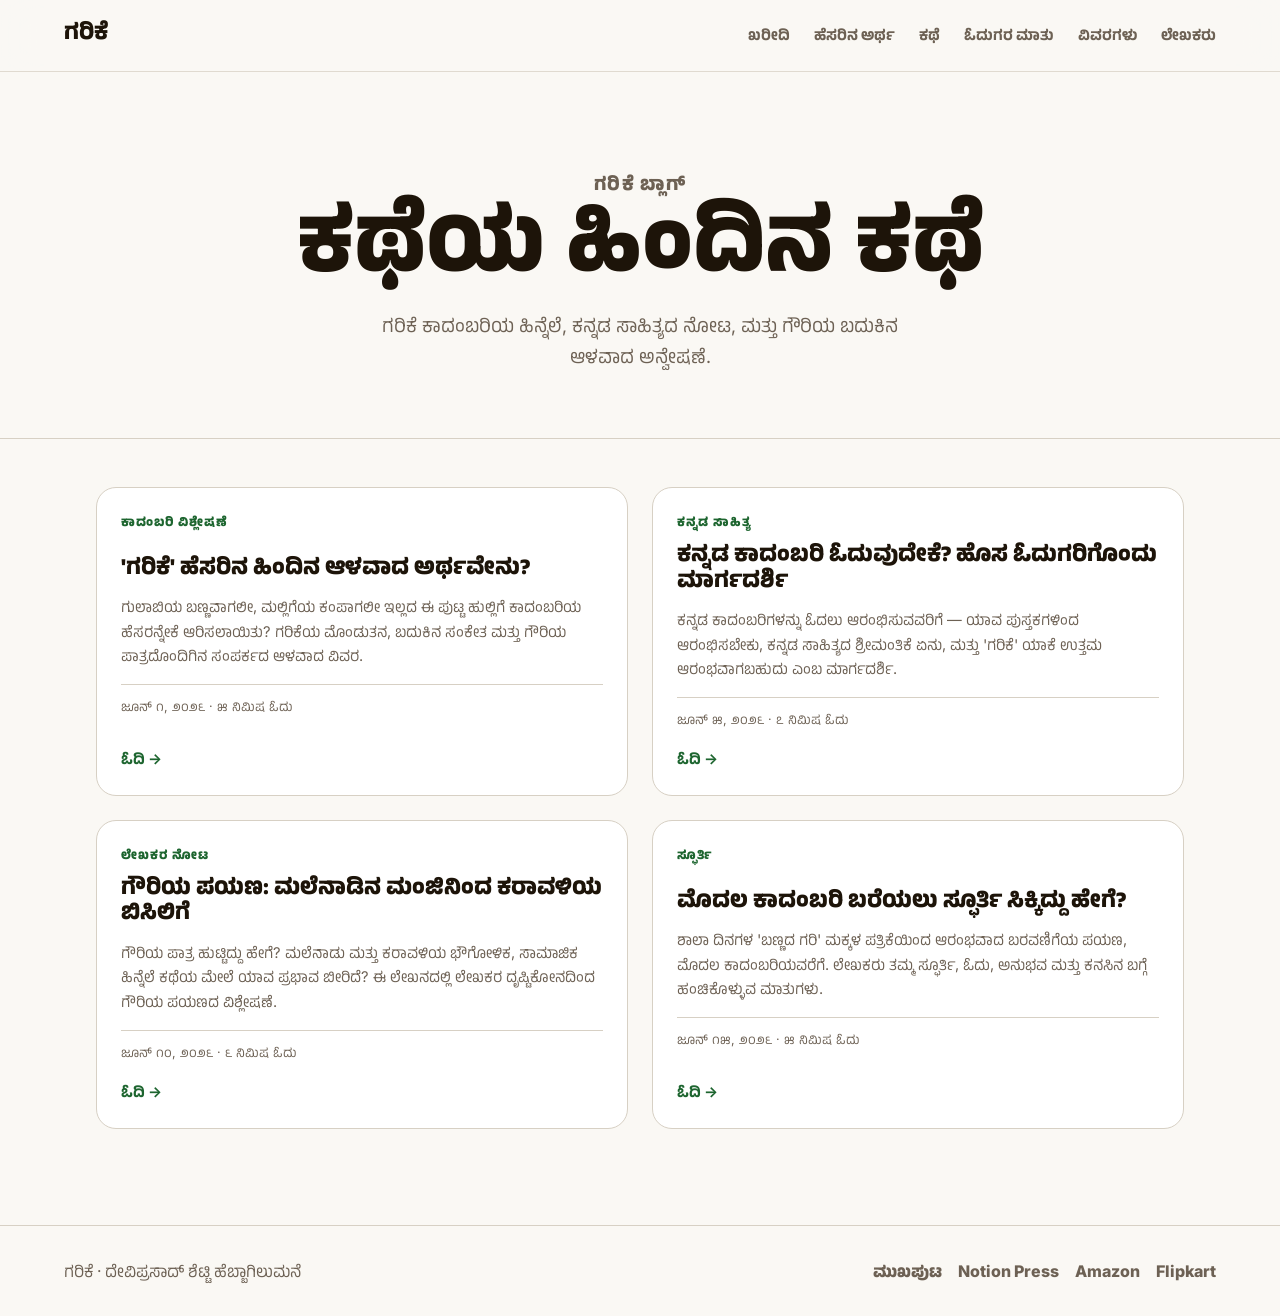
<file: blog/index.html>
<!DOCTYPE html>
<html lang="kn">
<head>
  <meta charset="UTF-8">
  <meta name="viewport" content="width=device-width, initial-scale=1.0">
  <meta name="description" content="ಗರಿಕೆ ಕಾದಂಬರಿಯ ಬಗ್ಗೆ ಬ್ಲಾಗ್ — ಕನ್ನಡ ಪುಸ್ತಕಗಳು, ಕನ್ನಡ ಕಾದಂಬರಿಗಳು, ಮಲೆನಾಡು-ಕರಾವಳಿ ಬದುಕು ಮತ್ತು ಗೌರಿಯ ಕಥೆಯ ಆಳವಾದ ವಿಶ್ಲೇಷಣೆ.">
  <meta name="author" content="ದೇವಿಪ್ರಸಾದ್ ಶೆಟ್ಟಿ ಹೆಬ್ಬಾಗಿಲುಮನೆ">
  <meta name="robots" content="index, follow">
  <link rel="canonical" href="https://deviprasadshetty-dev.github.io/garike/blog/">
  <meta property="og:type" content="website">
  <meta property="og:title" content="ಗರಿಕೆ ಬ್ಲಾಗ್ | Kannada Novel Blog">
  <meta property="og:description" content="ಗರಿಕೆ ಕಾದಂಬರಿಯ ಹಿನ್ನೆಲೆ, ಕನ್ನಡ ಸಾಹಿತ್ಯ, ಮತ್ತು ಗೌರಿಯ ಕಥೆಯ ಆಳವಾದ ಅನ್ವೇಷಣೆ.">
  <meta property="og:url" content="https://deviprasadshetty-dev.github.io/garike/blog/">
  <meta property="og:locale" content="kn_IN">
  <meta name="twitter:card" content="summary_large_image">
  <meta name="twitter:title" content="ಗರಿಕೆ ಬ್ಲಾಗ್ | Kannada Novel Blog">
  <meta name="twitter:description" content="ಗರಿಕೆ ಕಾದಂಬರಿಯ ಹಿನ್ನೆಲೆ, ಕನ್ನಡ ಸಾಹಿತ್ಯ, ಮತ್ತು ಗೌರಿಯ ಕಥೆಯ ಆಳವಾದ ಅನ್ವೇಷಣೆ.">
  <title>ಗರಿಕೆ ಬ್ಲಾಗ್ | Kannada Novel Articles & Stories</title>
  <link rel="preconnect" href="https://fonts.googleapis.com">
  <link rel="preconnect" href="https://fonts.gstatic.com" crossorigin>
  <link href="https://fonts.googleapis.com/css2?family=Anek+Kannada:wght@400;500;600;700&family=Inter:wght@400;500;600;700;800&display=swap" rel="stylesheet">
  <link rel="stylesheet" href="../tokens.css">
  <link rel="stylesheet" href="../styles.css">
  <style>
    .blog-header {
      text-align: center;
      padding: var(--space-4xl) clamp(var(--space-md), 5vw, var(--space-3xl)) var(--space-2xl);
      border-bottom: var(--rule-thin) solid var(--color-line);
    }
    .blog-header h1 {
      margin-bottom: var(--space-sm);
    }
    .blog-header p {
      color: var(--color-muted);
      font-size: var(--text-lg);
      max-width: 36rem;
      margin-inline: auto;
    }
    .blog-grid {
      display: grid;
      grid-template-columns: repeat(auto-fill, minmax(min(100%, 22rem), 1fr));
      gap: var(--space-lg);
      padding: var(--space-2xl) clamp(var(--space-md), 5vw, var(--space-3xl)) var(--space-4xl);
      max-width: 76rem;
      margin-inline: auto;
    }
    .blog-card {
      display: flex;
      flex-direction: column;
      border: var(--rule-thin) solid var(--color-line);
      border-radius: var(--radius-lg);
      background: var(--color-surface);
      overflow: hidden;
      transition: transform var(--dur-fast) var(--ease-out), box-shadow var(--dur-fast) var(--ease-out);
    }
    .blog-card:hover {
      transform: translateY(-4px);
      box-shadow: var(--shadow-soft);
    }
    .blog-card-body {
      padding: var(--space-lg);
      flex: 1;
      display: flex;
      flex-direction: column;
    }
    .blog-card .tag {
      color: var(--color-accent);
      font-size: var(--text-xs);
      font-weight: 800;
      letter-spacing: 0.08em;
      text-transform: uppercase;
      margin-bottom: var(--space-sm);
    }
    .blog-card h2 {
      font-family: var(--font-display);
      font-size: var(--text-xl);
      font-weight: 800;
      line-height: 1.15;
      margin-bottom: var(--space-sm);
    }
    .blog-card h2 a {
      color: var(--color-ink);
    }
    .blog-card h2 a:hover {
      color: var(--color-accent);
    }
    .blog-card p {
      color: var(--color-muted);
      font-size: var(--text-sm);
      margin-bottom: var(--space-md);
      flex: 1;
    }
    .blog-card .read-more {
      color: var(--color-accent);
      font-weight: 700;
      font-size: var(--text-sm);
    }
    .blog-card .meta {
      color: var(--color-muted);
      font-size: var(--text-xs);
      margin-top: auto;
      padding-top: var(--space-sm);
      border-top: var(--rule-thin) solid var(--color-line);
    }
    .back-link {
      display: inline-block;
      margin: var(--space-md) clamp(var(--space-md), 5vw, var(--space-3xl));
      color: var(--color-accent);
      font-weight: 700;
      font-size: var(--text-sm);
    }
    .back-link:hover {
      text-decoration: underline;
    }
    @media (max-width: 760px) {
      .blog-grid {
        grid-template-columns: 1fr;
      }
    }
  </style>
</head>
<body>
  <header class="site-header" data-header>
    <a class="brand" href="../" aria-label="ಗರಿಕೆ ಮುಖಪುಟ">
      <span>ಗರಿಕೆ</span>
    </a>
    <button class="nav-toggle" type="button" aria-label="ಮೆನು ತೆರೆಯಿರಿ" aria-expanded="false" data-nav-toggle>
      <span></span>
      <span></span>
    </button>
    <nav class="site-nav" data-nav>
      <a href="../#buy">ಖರೀದಿ</a>
      <a href="../#meaning">ಹೆಸರಿನ ಅರ್ಥ</a>
      <a href="../#story">ಕಥೆ</a>
      <a href="../#reviews">ಓದುಗರ ಮಾತು</a>
      <a href="../#details">ವಿವರಗಳು</a>
      <a href="../#author">ಲೇಖಕರು</a>
    </nav>
  </header>

  <main>
    <div class="blog-header">
      <p class="eyebrow">ಗರಿಕೆ ಬ್ಲಾಗ್</p>
      <h1>ಕಥೆಯ ಹಿಂದಿನ ಕಥೆ</h1>
      <p>ಗರಿಕೆ ಕಾದಂಬರಿಯ ಹಿನ್ನೆಲೆ, ಕನ್ನಡ ಸಾಹಿತ್ಯದ ನೋಟ, ಮತ್ತು ಗೌರಿಯ ಬದುಕಿನ ಆಳವಾದ ಅನ್ವೇಷಣೆ.</p>
    </div>

    <div class="blog-grid">
      <article class="blog-card">
        <div class="blog-card-body">
          <p class="tag">ಕಾದಂಬರಿ ವಿಶ್ಲೇಷಣೆ</p>
          <h2><a href="garike-hesarina-artha.html">'ಗರಿಕೆ' ಹೆಸರಿನ ಹಿಂದಿನ ಆಳವಾದ ಅರ್ಥವೇನು?</a></h2>
          <p>ಗುಲಾಬಿಯ ಬಣ್ಣವಾಗಲೀ, ಮಲ್ಲಿಗೆಯ ಕಂಪಾಗಲೀ ಇಲ್ಲದ ಈ ಪುಟ್ಟ ಹುಲ್ಲಿಗೆ ಕಾದಂಬರಿಯ ಹೆಸರನ್ನೇಕೆ ಆರಿಸಲಾಯಿತು? ಗರಿಕೆಯ ಮೊಂಡುತನ, ಬದುಕಿನ ಸಂಕೇತ ಮತ್ತು ಗೌರಿಯ ಪಾತ್ರದೊಂದಿಗಿನ ಸಂಪರ್ಕದ ಆಳವಾದ ವಿವರ.</p>
          <p class="meta">ಜೂನ್ ೧, ೨೦೨೬ · ೫ ನಿಮಿಷ ಓದು</p>
          <a class="read-more" href="garike-hesarina-artha.html">ಓದಿ →</a>
        </div>
      </article>

      <article class="blog-card">
        <div class="blog-card-body">
          <p class="tag">ಕನ್ನಡ ಸಾಹಿತ್ಯ</p>
          <h2><a href="kannada-kadambari-odalu.html">ಕನ್ನಡ ಕಾದಂಬರಿ ಓದುವುದೇಕೆ? ಹೊಸ ಓದುಗರಿಗೊಂದು ಮಾರ್ಗದರ್ಶಿ</a></h2>
          <p>ಕನ್ನಡ ಕಾದಂಬರಿಗಳನ್ನು ಓದಲು ಆರಂಭಿಸುವವರಿಗೆ — ಯಾವ ಪುಸ್ತಕಗಳಿಂದ ಆರಂಭಿಸಬೇಕು, ಕನ್ನಡ ಸಾಹಿತ್ಯದ ಶ್ರೀಮಂತಿಕೆ ಏನು, ಮತ್ತು 'ಗರಿಕೆ' ಯಾಕೆ ಉತ್ತಮ ಆರಂಭವಾಗಬಹುದು ಎಂಬ ಮಾರ್ಗದರ್ಶಿ.</p>
          <p class="meta">ಜೂನ್ ೫, ೨೦೨೬ · ೭ ನಿಮಿಷ ಓದು</p>
          <a class="read-more" href="kannada-kadambari-odalu.html">ಓದಿ →</a>
        </div>
      </article>

      <article class="blog-card">
        <div class="blog-card-body">
          <p class="tag">ಲೇಖಕರ ನೋಟ</p>
          <h2><a href="gauri-pathsanchike.html">ಗೌರಿಯ ಪಯಣ: ಮಲೆನಾಡಿನ ಮಂಜಿನಿಂದ ಕರಾವಳಿಯ ಬಿಸಿಲಿಗೆ</a></h2>
          <p>ಗೌರಿಯ ಪಾತ್ರ ಹುಟ್ಟಿದ್ದು ಹೇಗೆ? ಮಲೆನಾಡು ಮತ್ತು ಕರಾವಳಿಯ ಭೌಗೋಳಿಕ, ಸಾಮಾಜಿಕ ಹಿನ್ನೆಲೆ ಕಥೆಯ ಮೇಲೆ ಯಾವ ಪ್ರಭಾವ ಬೀರಿದೆ? ಈ ಲೇಖನದಲ್ಲಿ ಲೇಖಕರ ದೃಷ್ಟಿಕೋನದಿಂದ ಗೌರಿಯ ಪಯಣದ ವಿಶ್ಲೇಷಣೆ.</p>
          <p class="meta">ಜೂನ್ ೧೦, ೨೦೨೬ · ೬ ನಿಮಿಷ ಓದು</p>
          <a class="read-more" href="gauri-pathsanchike.html">ಓದಿ →</a>
        </div>
      </article>

      <article class="blog-card">
        <div class="blog-card-body">
          <p class="tag">ಸ್ಫೂರ್ತಿ</p>
          <h2><a href="baredoddakke-prerane.html">ಮೊದಲ ಕಾದಂಬರಿ ಬರೆಯಲು ಸ್ಫೂರ್ತಿ ಸಿಕ್ಕಿದ್ದು ಹೇಗೆ?</a></h2>
          <p>ಶಾಲಾ ದಿನಗಳ 'ಬಣ್ಣದ ಗರಿ' ಮಕ್ಕಳ ಪತ್ರಿಕೆಯಿಂದ ಆರಂಭವಾದ ಬರವಣಿಗೆಯ ಪಯಣ, ಮೊದಲ ಕಾದಂಬರಿಯವರೆಗೆ. ಲೇಖಕರು ತಮ್ಮ ಸ್ಫೂರ್ತಿ, ಓದು, ಅನುಭವ ಮತ್ತು ಕನಸಿನ ಬಗ್ಗೆ ಹಂಚಿಕೊಳ್ಳುವ ಮಾತುಗಳು.</p>
          <p class="meta">ಜೂನ್ ೧೫, ೨೦೨೬ · ೫ ನಿಮಿಷ ಓದು</p>
          <a class="read-more" href="baredoddakke-prerane.html">ಓದಿ →</a>
        </div>
      </article>
    </div>
  </main>

  <footer class="site-footer">
    <p>ಗರಿಕೆ · ದೇವಿಪ್ರಸಾದ್ ಶೆಟ್ಟಿ ಹೆಬ್ಬಾಗಿಲುಮನೆ</p>
    <div>
      <a href="../">ಮುಖಪುಟ</a>
      <a href="https://notionpress.com/in/read/garike" target="_blank" rel="noopener">Notion Press</a>
      <a href="https://www.amazon.in/Garike-%E0%B2%97%E0%B2%B0%E0%B2%BF%E0%B2%95%E0%B3%86-Deviprasad-Shetty-hebbagilumane/dp/B0H1XQVRCG" target="_blank" rel="noopener">Amazon</a>
      <a href="https://www.flipkart.com/garike/p/itm26f7aebade618?pid=9798904790196" target="_blank" rel="noopener">Flipkart</a>
    </div>
  </footer>

  <script>
    const navToggle = document.querySelector("[data-nav-toggle]");
    const nav = document.querySelector("[data-nav]");
    if (navToggle && nav) {
      navToggle.addEventListener("click", () => {
        const isOpen = nav.classList.toggle("is-open");
        navToggle.setAttribute("aria-expanded", String(isOpen));
      });
      nav.addEventListener("click", (event) => {
        if (event.target instanceof HTMLAnchorElement) {
          nav.classList.remove("is-open");
          navToggle.setAttribute("aria-expanded", "false");
        }
      });
    }
  </script>
</body>
</html>
</file>
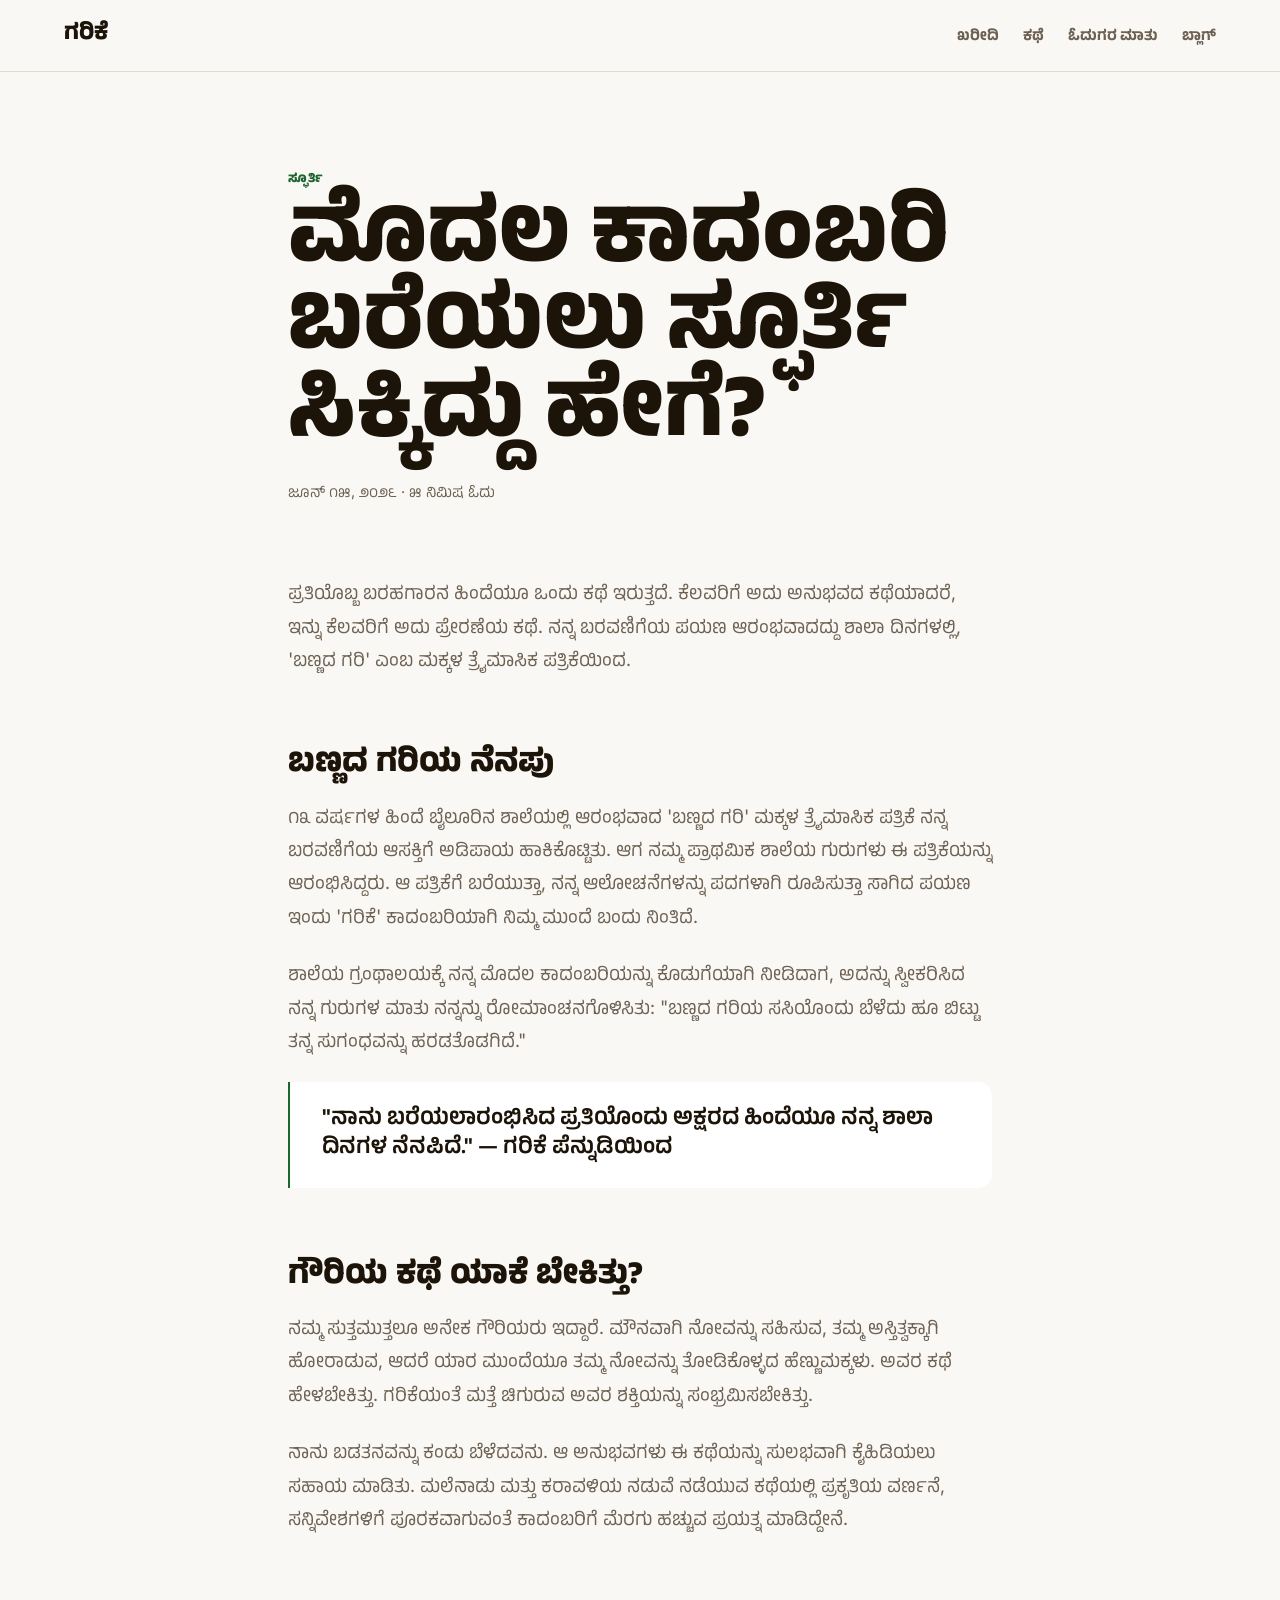
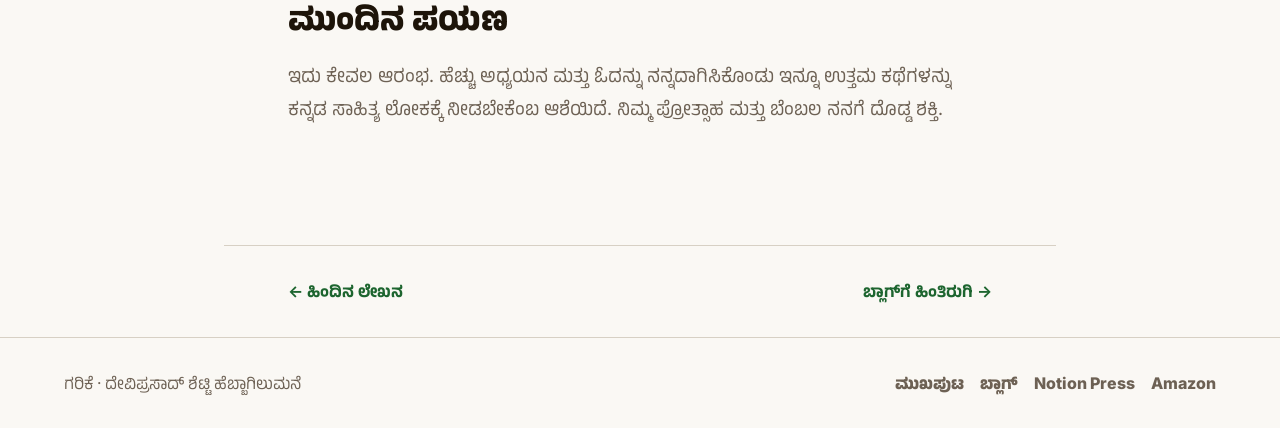
<file: blog/baredoddakke-prerane.html>
<!DOCTYPE html>
<html lang="kn">
<head>
  <meta charset="UTF-8">
  <meta name="viewport" content="width=device-width, initial-scale=1.0">
  <meta name="description" content="ಮೊದಲ ಕಾದಂಬರಿ ಬರೆಯಲು ಸ್ಫೂರ್ತಿ ಸಿಕ್ಕಿದ್ದು ಹೇಗೆ? ಲೇಖಕ ದೇವಿಪ್ರಸಾದ್ ಶೆಟ್ಟಿ ಅವರ ಬರವಣಿಗೆಯ ಪಯಣ — ಶಾಲಾ ದಿನಗಳಿಂದ ಮೊದಲ ಕಾದಂಬರಿಯವರೆಗೆ.">
  <meta name="author" content="ದೇವಿಪ್ರಸಾದ್ ಶೆಟ್ಟಿ ಹೆಬ್ಬಾಗಿಲುಮನೆ">
  <meta name="robots" content="index, follow">
  <link rel="canonical" href="https://deviprasadshetty-dev.github.io/garike/blog/baredoddakke-prerane.html">
  <meta property="og:type" content="article">
  <meta property="og:title" content="ಮೊದಲ ಕಾದಂಬರಿ ಬರೆಯಲು ಸ್ಫೂರ್ತಿ ಸಿಕ್ಕಿದ್ದು ಹೇಗೆ? | Author Story">
  <meta property="og:description" content="ಶಾಲಾ ದಿನಗಳ 'ಬಣ್ಣದ ಗರಿ' ಪತ್ರಿಕೆಯಿಂದ ಆರಂಭವಾದ ಪಯಣ, ಮೊದಲ ಕಾದಂಬರಿಯವರೆಗೆ. ಲೇಖಕರ ಸ್ಫೂರ್ತಿಯ ಕಥೆ.">
  <meta property="og:url" content="https://deviprasadshetty-dev.github.io/garike/blog/baredoddakke-prerane.html">
  <meta property="og:image" content="https://deviprasadshetty-dev.github.io/garike/assets/garike-cover.webp">
  <meta property="og:locale" content="kn_IN">
  <meta name="twitter:card" content="summary_large_image">
  <title>ಮೊದಲ ಕಾದಂಬರಿ ಬರೆಯಲು ಸ್ಫೂರ್ತಿ | Deviprasad Shetty Author Blog</title>
  <link rel="preconnect" href="https://fonts.googleapis.com">
  <link rel="preconnect" href="https://fonts.gstatic.com" crossorigin>
  <link href="https://fonts.googleapis.com/css2?family=Anek+Kannada:wght@400;500;600;700&family=Inter:wght@400;500;600;700;800&display=swap" rel="stylesheet">
  <link rel="stylesheet" href="../tokens.css">
  <link rel="stylesheet" href="../styles.css">
  <style>
    .post-header { padding: var(--space-4xl) clamp(var(--space-md),5vw,var(--space-3xl)) var(--space-2xl); max-width: 52rem; margin-inline: auto; }
    .post-header h1 { margin-bottom: var(--space-md); }
    .post-meta { color: var(--color-muted); font-size: var(--text-sm); margin-bottom: var(--space-lg); }
    .post-body { padding: 0 clamp(var(--space-md),5vw,var(--space-3xl)) var(--space-4xl); max-width: 52rem; margin-inline: auto; font-size: var(--text-lg); color: var(--color-muted); }
    .post-body p { margin-bottom: var(--space-lg); line-height: 1.8; }
    .post-body h2 { font-family: var(--font-display); font-size: var(--text-2xl); font-weight: 800; line-height: 1.1; margin: var(--space-3xl) 0 var(--space-md); color: var(--color-ink); }
    .post-body blockquote { margin: var(--space-lg) 0; padding: var(--space-lg) var(--space-xl); border-left: var(--rule-heavy) solid var(--color-accent); background: var(--color-surface); font-family: var(--font-display); font-size: var(--text-xl); font-weight: 600; line-height: 1.3; color: var(--color-ink); border-radius: 0 var(--radius-md) var(--radius-md) 0; }
    .post-nav { display: flex; justify-content: space-between; padding: var(--space-xl) clamp(var(--space-md),5vw,var(--space-3xl)); max-width: 52rem; margin-inline: auto; border-top: var(--rule-thin) solid var(--color-line); }
    .post-nav a { color: var(--color-accent); font-weight: 700; }
    .post-nav a:hover { text-decoration: underline; }
  </style>
  <script type="application/ld+json">
  {
    "@context": "https://schema.org",
    "@type": "Article",
    "headline": "ಮೊದಲ ಕಾದಂಬರಿ ಬರೆಯಲು ಸ್ಫೂರ್ತಿ ಸಿಕ್ಕಿದ್ದು ಹೇಗೆ?",
    "description": "ಲೇಖಕ ದೇವಿಪ್ರಸಾದ್ ಶೆಟ್ಟಿ ಅವರ ಬರವಣಿಗೆಯ ಪಯಣದ ಕಥೆ.",
    "author": { "@type": "Person", "name": "ದೇವಿಪ್ರಸಾದ್ ಶೆಟ್ಟಿ ಹೆಬ್ಬಾಗಿಲುಮನೆ" },
    "datePublished": "2026-06-15",
    "image": "https://deviprasadshetty-dev.github.io/garike/assets/garike-cover.webp",
    "publisher": { "@type": "Person", "name": "ದೇವಿಪ್ರಸಾದ್ ಶೆಟ್ಟಿ ಹೆಬ್ಬಾಗಿಲುಮನೆ" },
    "mainEntityOfPage": { "@type": "WebPage", "@id": "https://deviprasadshetty-dev.github.io/garike/blog/baredoddakke-prerane.html" }
  }
  </script>
</head>
<body>
  <header class="site-header" data-header>
    <a class="brand" href="../" aria-label="ಗರಿಕೆ ಮುಖಪುಟ"><span>ಗರಿಕೆ</span></a>
    <button class="nav-toggle" type="button" aria-label="ಮೆನು ತೆರೆಯಿರಿ" aria-expanded="false" data-nav-toggle><span></span><span></span></button>
    <nav class="site-nav" data-nav>
      <a href="../#buy">ಖರೀದಿ</a>
      <a href="../#story">ಕಥೆ</a>
      <a href="../#reviews">ಓದುಗರ ಮಾತು</a>
      <a href="index.html">ಬ್ಲಾಗ್</a>
    </nav>
  </header>

  <main>
    <article>
      <div class="post-header">
        <p class="eyebrow">ಸ್ಫೂರ್ತಿ</p>
        <h1>ಮೊದಲ ಕಾದಂಬರಿ ಬರೆಯಲು ಸ್ಫೂರ್ತಿ ಸಿಕ್ಕಿದ್ದು ಹೇಗೆ?</h1>
        <div class="post-meta">ಜೂನ್ ೧೫, ೨೦೨೬ · ೫ ನಿಮಿಷ ಓದು</div>
      </div>

      <div class="post-body">
        <p>ಪ್ರತಿಯೊಬ್ಬ ಬರಹಗಾರನ ಹಿಂದೆಯೂ ಒಂದು ಕಥೆ ಇರುತ್ತದೆ. ಕೆಲವರಿಗೆ ಅದು ಅನುಭವದ ಕಥೆಯಾದರೆ, ಇನ್ನು ಕೆಲವರಿಗೆ ಅದು ಪ್ರೇರಣೆಯ ಕಥೆ. ನನ್ನ ಬರವಣಿಗೆಯ ಪಯಣ ಆರಂಭವಾದದ್ದು ಶಾಲಾ ದಿನಗಳಲ್ಲಿ, 'ಬಣ್ಣದ ಗರಿ' ಎಂಬ ಮಕ್ಕಳ ತ್ರೈಮಾಸಿಕ ಪತ್ರಿಕೆಯಿಂದ.</p>

        <h2>ಬಣ್ಣದ ಗರಿಯ ನೆನಪು</h2>
        <p>೧೩ ವರ್ಷಗಳ ಹಿಂದೆ ಬೈಲೂರಿನ ಶಾಲೆಯಲ್ಲಿ ಆರಂಭವಾದ 'ಬಣ್ಣದ ಗರಿ' ಮಕ್ಕಳ ತ್ರೈಮಾಸಿಕ ಪತ್ರಿಕೆ ನನ್ನ ಬರವಣಿಗೆಯ ಆಸಕ್ತಿಗೆ ಅಡಿಪಾಯ ಹಾಕಿಕೊಟ್ಟಿತು. ಆಗ ನಮ್ಮ ಪ್ರಾಥಮಿಕ ಶಾಲೆಯ ಗುರುಗಳು ಈ ಪತ್ರಿಕೆಯನ್ನು ಆರಂಭಿಸಿದ್ದರು. ಆ ಪತ್ರಿಕೆಗೆ ಬರೆಯುತ್ತಾ, ನನ್ನ ಆಲೋಚನೆಗಳನ್ನು ಪದಗಳಾಗಿ ರೂಪಿಸುತ್ತಾ ಸಾಗಿದ ಪಯಣ ಇಂದು 'ಗರಿಕೆ' ಕಾದಂಬರಿಯಾಗಿ ನಿಮ್ಮ ಮುಂದೆ ಬಂದು ನಿಂತಿದೆ.</p>

        <p>ಶಾಲೆಯ ಗ್ರಂಥಾಲಯಕ್ಕೆ ನನ್ನ ಮೊದಲ ಕಾದಂಬರಿಯನ್ನು ಕೊಡುಗೆಯಾಗಿ ನೀಡಿದಾಗ, ಅದನ್ನು ಸ್ವೀಕರಿಸಿದ ನನ್ನ ಗುರುಗಳ ಮಾತು ನನ್ನನ್ನು ರೋಮಾಂಚನಗೊಳಿಸಿತು: "ಬಣ್ಣದ ಗರಿಯ ಸಸಿಯೊಂದು ಬೆಳೆದು ಹೂ ಬಿಟ್ಟು ತನ್ನ ಸುಗಂಧವನ್ನು ಹರಡತೊಡಗಿದೆ."</p>

        <blockquote>"ನಾನು ಬರೆಯಲಾರಂಭಿಸಿದ ಪ್ರತಿಯೊಂದು ಅಕ್ಷರದ ಹಿಂದೆಯೂ ನನ್ನ ಶಾಲಾ ದಿನಗಳ ನೆನಪಿದೆ." — ಗರಿಕೆ ಪೆನ್ನುಡಿಯಿಂದ</blockquote>

        <h2>ಗೌರಿಯ ಕಥೆ ಯಾಕೆ ಬೇಕಿತ್ತು?</h2>
        <p>ನಮ್ಮ ಸುತ್ತಮುತ್ತಲೂ ಅನೇಕ ಗೌರಿಯರು ಇದ್ದಾರೆ. ಮೌನವಾಗಿ ನೋವನ್ನು ಸಹಿಸುವ, ತಮ್ಮ ಅಸ್ತಿತ್ವಕ್ಕಾಗಿ ಹೋರಾಡುವ, ಆದರೆ ಯಾರ ಮುಂದೆಯೂ ತಮ್ಮ ನೋವನ್ನು ತೋಡಿಕೊಳ್ಳದ ಹೆಣ್ಣುಮಕ್ಕಳು. ಅವರ ಕಥೆ ಹೇಳಬೇಕಿತ್ತು. ಗರಿಕೆಯಂತೆ ಮತ್ತೆ ಚಿಗುರುವ ಅವರ ಶಕ್ತಿಯನ್ನು ಸಂಭ್ರಮಿಸಬೇಕಿತ್ತು.</p>

        <p>ನಾನು ಬಡತನವನ್ನು ಕಂಡು ಬೆಳೆದವನು. ಆ ಅನುಭವಗಳು ಈ ಕಥೆಯನ್ನು ಸುಲಭವಾಗಿ ಕೈಹಿಡಿಯಲು ಸಹಾಯ ಮಾಡಿತು. ಮಲೆನಾಡು ಮತ್ತು ಕರಾವಳಿಯ ನಡುವೆ ನಡೆಯುವ ಕಥೆಯಲ್ಲಿ ಪ್ರಕೃತಿಯ ವರ್ಣನೆ, ಸನ್ನಿವೇಶಗಳಿಗೆ ಪೂರಕವಾಗುವಂತೆ ಕಾದಂಬರಿಗೆ ಮೆರಗು ಹಚ್ಚುವ ಪ್ರಯತ್ನ ಮಾಡಿದ್ದೇನೆ.</p>

        <h2>ಮುಂದಿನ ಪಯಣ</h2>
        <p>ಇದು ಕೇವಲ ಆರಂಭ. ಹೆಚ್ಚು ಅಧ್ಯಯನ ಮತ್ತು ಓದನ್ನು ನನ್ನದಾಗಿಸಿಕೊಂಡು ಇನ್ನೂ ಉತ್ತಮ ಕಥೆಗಳನ್ನು ಕನ್ನಡ ಸಾಹಿತ್ಯ ಲೋಕಕ್ಕೆ ನೀಡಬೇಕೆಂಬ ಆಶೆಯಿದೆ. ನಿಮ್ಮ ಪ್ರೋತ್ಸಾಹ ಮತ್ತು ಬೆಂಬಲ ನನಗೆ ದೊಡ್ಡ ಶಕ್ತಿ.</p>
      </div>
    </article>

    <div class="post-nav">
      <a href="gauri-pathsanchike.html">← ಹಿಂದಿನ ಲೇಖನ</a>
      <a href="index.html">ಬ್ಲಾಗ್‌ಗೆ ಹಿಂತಿರುಗಿ →</a>
    </div>
  </main>

  <footer class="site-footer">
    <p>ಗರಿಕೆ · ದೇವಿಪ್ರಸಾದ್ ಶೆಟ್ಟಿ ಹೆಬ್ಬಾಗಿಲುಮನೆ</p>
    <div>
      <a href="../">ಮುಖಪುಟ</a>
      <a href="index.html">ಬ್ಲಾಗ್</a>
      <a href="https://notionpress.com/in/read/garike" target="_blank" rel="noopener">Notion Press</a>
      <a href="https://www.amazon.in/Garike-%E0%B2%97%E0%B2%B0%E0%B2%BF%E0%B2%95%E0%B3%86-Deviprasad-Shetty-hebbagilumane/dp/B0H1XQVRCG" target="_blank" rel="noopener">Amazon</a>
    </div>
  </footer>
  <script>
    const navToggle = document.querySelector("[data-nav-toggle]");
    const nav = document.querySelector("[data-nav]");
    if (navToggle && nav) {
      navToggle.addEventListener("click", () => {
        const isOpen = nav.classList.toggle("is-open");
        navToggle.setAttribute("aria-expanded", String(isOpen));
      });
      nav.addEventListener("click", (event) => {
        if (event.target instanceof HTMLAnchorElement) {
          nav.classList.remove("is-open");
          navToggle.setAttribute("aria-expanded", "false");
        }
      });
    }
  </script>
</body>
</html>
</file>
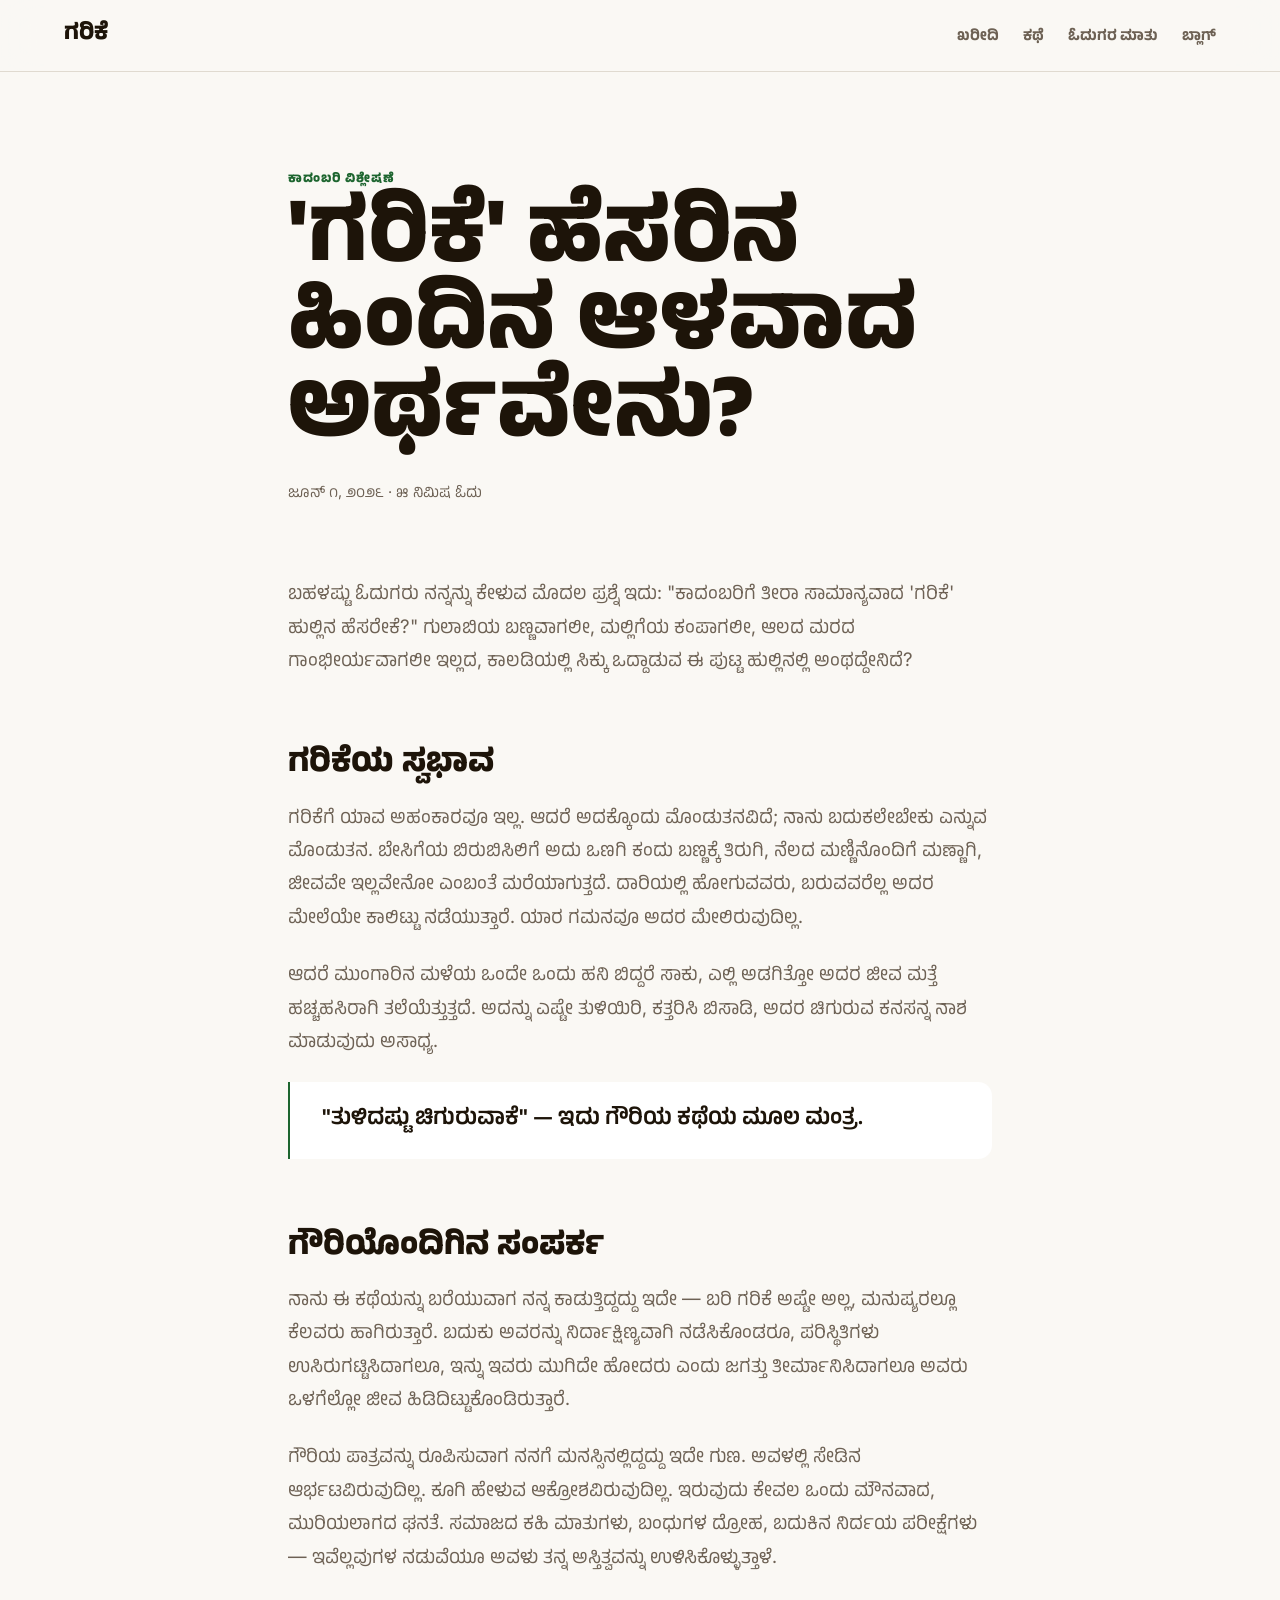
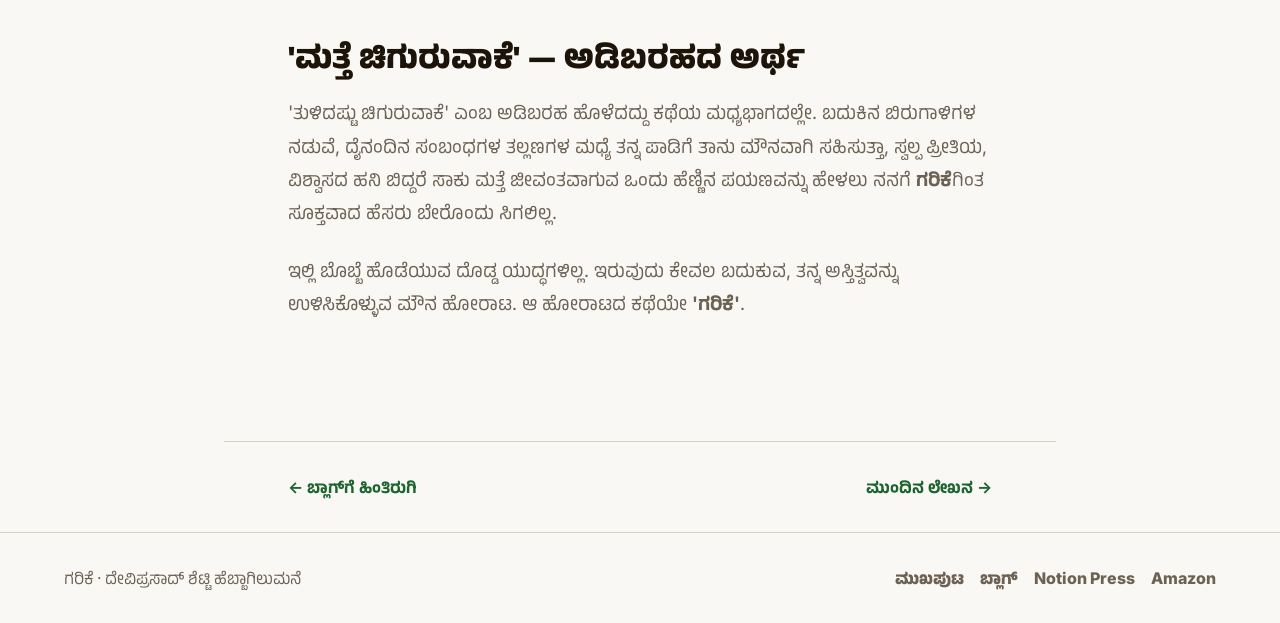
<file: blog/garike-hesarina-artha.html>
<!DOCTYPE html>
<html lang="kn">
<head>
  <meta charset="UTF-8">
  <meta name="viewport" content="width=device-width, initial-scale=1.0">
  <meta name="description" content="ಗರಿಕೆ ಕಾದಂಬರಿಗೆ ಈ ಹೆಸರನ್ನೇಕೆ ಆರಿಸಲಾಯಿತು? ಗರಿಕೆ ಹುಲ್ಲಿನ ಸಂಕೇತ, ಗೌರಿಯ ಪಾತ್ರದೊಂದಿಗಿನ ಸಂಪರ್ಕ ಮತ್ತು 'ತುಳಿದಷ್ಟು ಚಿಗುರುವಾಕೆ' ಎಂಬ ಅಡಿಬರಹದ ಹಿಂದಿನ ಆಳವಾದ ಅರ್ಥ.">
  <meta name="author" content="ದೇವಿಪ್ರಸಾದ್ ಶೆಟ್ಟಿ ಹೆಬ್ಬಾಗಿಲುಮನೆ">
  <meta name="robots" content="index, follow">
  <link rel="canonical" href="https://deviprasadshetty-dev.github.io/garike/blog/garike-hesarina-artha.html">
  <meta property="og:type" content="article">
  <meta property="og:title" content="'ಗರಿಕೆ' ಹೆಸರಿನ ಹಿಂದಿನ ಆಳವಾದ ಅರ್ಥವೇನು? | ಗರಿಕೆ ಕಾದಂಬರಿ">
  <meta property="og:description" content="ಗುಲಾಬಿಯ ಬಣ್ಣವಾಗಲೀ, ಮಲ್ಲಿಗೆಯ ಕಂಪಾಗಲೀ ಇಲ್ಲದ ಈ ಪುಟ್ಟ ಹುಲ್ಲಿಗೆ ಕಾದಂಬರಿಯ ಹೆಸರನ್ನೇಕೆ ಆರಿಸಲಾಯಿತು?">
  <meta property="og:url" content="https://deviprasadshetty-dev.github.io/garike/blog/garike-hesarina-artha.html">
  <meta property="og:image" content="https://deviprasadshetty-dev.github.io/garike/assets/garike-cover.webp">
  <meta property="og:locale" content="kn_IN">
  <meta name="twitter:card" content="summary_large_image">
  <meta name="twitter:title" content="'ಗರಿಕೆ' ಹೆಸರಿನ ಹಿಂದಿನ ಆಳವಾದ ಅರ್ಥವೇನು?">
  <meta name="twitter:description" content="ಗರಿಕೆ ಹುಲ್ಲಿನ ಸಂಕೇತ ಮತ್ತು ಗೌರಿಯ ಪಾತ್ರದೊಂದಿಗಿನ ಸಂಪರ್ಕದ ಆಳವಾದ ವಿವರ.">
  <meta name="twitter:image" content="https://deviprasadshetty-dev.github.io/garike/assets/garike-cover.webp">
  <title>'ಗರಿಕೆ' ಹೆಸರಿನ ಅರ್ಥ | Garike Novel Kannada Blog</title>
  <link rel="preconnect" href="https://fonts.googleapis.com">
  <link rel="preconnect" href="https://fonts.gstatic.com" crossorigin>
  <link href="https://fonts.googleapis.com/css2?family=Anek+Kannada:wght@400;500;600;700&family=Inter:wght@400;500;600;700;800&display=swap" rel="stylesheet">
  <link rel="stylesheet" href="../tokens.css">
  <link rel="stylesheet" href="../styles.css">
  <style>
    .post-header {
      padding: var(--space-4xl) clamp(var(--space-md), 5vw, var(--space-3xl)) var(--space-2xl);
      max-width: 52rem;
      margin-inline: auto;
    }
    .post-header h1 {
      margin-bottom: var(--space-md);
    }
    .post-meta {
      color: var(--color-muted);
      font-size: var(--text-sm);
      margin-bottom: var(--space-lg);
    }
    .post-body {
      padding: 0 clamp(var(--space-md), 5vw, var(--space-3xl)) var(--space-4xl);
      max-width: 52rem;
      margin-inline: auto;
      font-size: var(--text-lg);
      color: var(--color-muted);
    }
    .post-body p {
      margin-bottom: var(--space-lg);
      line-height: 1.8;
    }
    .post-body h2 {
      font-family: var(--font-display);
      font-size: var(--text-2xl);
      font-weight: 800;
      line-height: 1.1;
      margin: var(--space-3xl) 0 var(--space-md);
      color: var(--color-ink);
    }
    .post-body blockquote {
      margin: var(--space-lg) 0;
      padding: var(--space-lg) var(--space-xl);
      border-left: var(--rule-heavy) solid var(--color-accent);
      background: var(--color-surface);
      font-family: var(--font-display);
      font-size: var(--text-xl);
      font-weight: 600;
      line-height: 1.3;
      color: var(--color-ink);
      border-radius: 0 var(--radius-md) var(--radius-md) 0;
    }
    .post-nav {
      display: flex;
      justify-content: space-between;
      padding: var(--space-xl) clamp(var(--space-md), 5vw, var(--space-3xl));
      max-width: 52rem;
      margin-inline: auto;
      border-top: var(--rule-thin) solid var(--color-line);
    }
    .post-nav a {
      color: var(--color-accent);
      font-weight: 700;
    }
    .post-nav a:hover {
      text-decoration: underline;
    }
  </style>
  <script type="application/ld+json">
  {
    "@context": "https://schema.org",
    "@type": "Article",
    "headline": "'ಗರಿಕೆ' ಹೆಸರಿನ ಹಿಂದಿನ ಆಳವಾದ ಅರ್ಥವೇನು?",
    "description": "ಗರಿಕೆ ಕಾದಂಬರಿಗೆ ಈ ಹೆಸರನ್ನೇಕೆ ಆರಿಸಲಾಯಿತು ಎಂಬುದರ ಆಳವಾದ ವಿಶ್ಲೇಷಣೆ.",
    "author": {
      "@type": "Person",
      "name": "ದೇವಿಪ್ರಸಾದ್ ಶೆಟ್ಟಿ ಹೆಬ್ಬಾಗಿಲುಮನೆ"
    },
    "datePublished": "2026-06-01",
    "image": "https://deviprasadshetty-dev.github.io/garike/assets/garike-cover.webp",
    "publisher": {
      "@type": "Person",
      "name": "ದೇವಿಪ್ರಸಾದ್ ಶೆಟ್ಟಿ ಹೆಬ್ಬಾಗಿಲುಮನೆ"
    },
    "mainEntityOfPage": {
      "@type": "WebPage",
      "@id": "https://deviprasadshetty-dev.github.io/garike/blog/garike-hesarina-artha.html"
    }
  }
  </script>
</head>
<body>
  <header class="site-header" data-header>
    <a class="brand" href="../" aria-label="ಗರಿಕೆ ಮುಖಪುಟ">
      <span>ಗರಿಕೆ</span>
    </a>
    <button class="nav-toggle" type="button" aria-label="ಮೆನು ತೆರೆಯಿರಿ" aria-expanded="false" data-nav-toggle>
      <span></span>
      <span></span>
    </button>
    <nav class="site-nav" data-nav>
      <a href="../#buy">ಖರೀದಿ</a>
      <a href="../#story">ಕಥೆ</a>
      <a href="../#reviews">ಓದುಗರ ಮಾತು</a>
      <a href="index.html">ಬ್ಲಾಗ್</a>
    </nav>
  </header>

  <main>
    <article>
      <div class="post-header">
        <p class="eyebrow">ಕಾದಂಬರಿ ವಿಶ್ಲೇಷಣೆ</p>
        <h1>'ಗರಿಕೆ' ಹೆಸರಿನ ಹಿಂದಿನ ಆಳವಾದ ಅರ್ಥವೇನು?</h1>
        <div class="post-meta">ಜೂನ್ ೧, ೨೦೨೬ · ೫ ನಿಮಿಷ ಓದು</div>
      </div>

      <div class="post-body">
        <p>ಬಹಳಷ್ಟು ಓದುಗರು ನನ್ನನ್ನು ಕೇಳುವ ಮೊದಲ ಪ್ರಶ್ನೆ ಇದು: "ಕಾದಂಬರಿಗೆ ತೀರಾ ಸಾಮಾನ್ಯವಾದ 'ಗರಿಕೆ' ಹುಲ್ಲಿನ ಹೆಸರೇಕೆ?" ಗುಲಾಬಿಯ ಬಣ್ಣವಾಗಲೀ, ಮಲ್ಲಿಗೆಯ ಕಂಪಾಗಲೀ, ಆಲದ ಮರದ ಗಾಂಭೀರ್ಯವಾಗಲೀ ಇಲ್ಲದ, ಕಾಲಡಿಯಲ್ಲಿ ಸಿಕ್ಕು ಒದ್ದಾಡುವ ಈ ಪುಟ್ಟ ಹುಲ್ಲಿನಲ್ಲಿ ಅಂಥದ್ದೇನಿದೆ?</p>

        <h2>ಗರಿಕೆಯ ಸ್ವಭಾವ</h2>
        <p>ಗರಿಕೆಗೆ ಯಾವ ಅಹಂಕಾರವೂ ಇಲ್ಲ. ಆದರೆ ಅದಕ್ಕೊಂದು ಮೊಂಡುತನವಿದೆ; ನಾನು ಬದುಕಲೇಬೇಕು ಎನ್ನುವ ಮೊಂಡುತನ. ಬೇಸಿಗೆಯ ಬಿರುಬಿಸಿಲಿಗೆ ಅದು ಒಣಗಿ ಕಂದು ಬಣ್ಣಕ್ಕೆ ತಿರುಗಿ, ನೆಲದ ಮಣ್ಣಿನೊಂದಿಗೆ ಮಣ್ಣಾಗಿ, ಜೀವವೇ ಇಲ್ಲವೇನೋ ಎಂಬಂತೆ ಮರೆಯಾಗುತ್ತದೆ. ದಾರಿಯಲ್ಲಿ ಹೋಗುವವರು, ಬರುವವರೆಲ್ಲ ಅದರ ಮೇಲೆಯೇ ಕಾಲಿಟ್ಟು ನಡೆಯುತ್ತಾರೆ. ಯಾರ ಗಮನವೂ ಅದರ ಮೇಲಿರುವುದಿಲ್ಲ.</p>

        <p>ಆದರೆ ಮುಂಗಾರಿನ ಮಳೆಯ ಒಂದೇ ಒಂದು ಹನಿ ಬಿದ್ದರೆ ಸಾಕು, ಎಲ್ಲಿ ಅಡಗಿತ್ತೋ ಅದರ ಜೀವ ಮತ್ತೆ ಹಚ್ಚಹಸಿರಾಗಿ ತಲೆಯೆತ್ತುತ್ತದೆ. ಅದನ್ನು ಎಷ್ಟೇ ತುಳಿಯಿರಿ, ಕತ್ತರಿಸಿ ಬಿಸಾಡಿ, ಅದರ ಚಿಗುರುವ ಕನಸನ್ನ ನಾಶ ಮಾಡುವುದು ಅಸಾಧ್ಯ.</p>

        <blockquote>"ತುಳಿದಷ್ಟು ಚಿಗುರುವಾಕೆ" — ಇದು ಗೌರಿಯ ಕಥೆಯ ಮೂಲ ಮಂತ್ರ.</blockquote>

        <h2>ಗೌರಿಯೊಂದಿಗಿನ ಸಂಪರ್ಕ</h2>
        <p>ನಾನು ಈ ಕಥೆಯನ್ನು ಬರೆಯುವಾಗ ನನ್ನ ಕಾಡುತ್ತಿದ್ದದ್ದು ಇದೇ — ಬರಿ ಗರಿಕೆ ಅಷ್ಟೇ ಅಲ್ಲ, ಮನುಷ್ಯರಲ್ಲೂ ಕೆಲವರು ಹಾಗಿರುತ್ತಾರೆ. ಬದುಕು ಅವರನ್ನು ನಿರ್ದಾಕ್ಷಿಣ್ಯವಾಗಿ ನಡೆಸಿಕೊಂಡರೂ, ಪರಿಸ್ಥಿತಿಗಳು ಉಸಿರುಗಟ್ಟಿಸಿದಾಗಲೂ, ಇನ್ನು ಇವರು ಮುಗಿದೇ ಹೋದರು ಎಂದು ಜಗತ್ತು ತೀರ್ಮಾನಿಸಿದಾಗಲೂ ಅವರು ಒಳಗೆಲ್ಲೋ ಜೀವ ಹಿಡಿದಿಟ್ಟುಕೊಂಡಿರುತ್ತಾರೆ.</p>

        <p>ಗೌರಿಯ ಪಾತ್ರವನ್ನು ರೂಪಿಸುವಾಗ ನನಗೆ ಮನಸ್ಸಿನಲ್ಲಿದ್ದದ್ದು ಇದೇ ಗುಣ. ಅವಳಲ್ಲಿ ಸೇಡಿನ ಆರ್ಭಟವಿರುವುದಿಲ್ಲ. ಕೂಗಿ ಹೇಳುವ ಆಕ್ರೋಶವಿರುವುದಿಲ್ಲ. ಇರುವುದು ಕೇವಲ ಒಂದು ಮೌನವಾದ, ಮುರಿಯಲಾಗದ ಘನತೆ. ಸಮಾಜದ ಕಹಿ ಮಾತುಗಳು, ಬಂಧುಗಳ ದ್ರೋಹ, ಬದುಕಿನ ನಿರ್ದಯ ಪರೀಕ್ಷೆಗಳು — ಇವೆಲ್ಲವುಗಳ ನಡುವೆಯೂ ಅವಳು ತನ್ನ ಅಸ್ತಿತ್ವವನ್ನು ಉಳಿಸಿಕೊಳ್ಳುತ್ತಾಳೆ.</p>

        <h2>'ಮತ್ತೆ ಚಿಗುರುವಾಕೆ' — ಅಡಿಬರಹದ ಅರ್ಥ</h2>
        <p>'ತುಳಿದಷ್ಟು ಚಿಗುರುವಾಕೆ' ಎಂಬ ಅಡಿಬರಹ ಹೊಳೆದದ್ದು ಕಥೆಯ ಮಧ್ಯಭಾಗದಲ್ಲೇ. ಬದುಕಿನ ಬಿರುಗಾಳಿಗಳ ನಡುವೆ, ದೈನಂದಿನ ಸಂಬಂಧಗಳ ತಲ್ಲಣಗಳ ಮಧ್ಯೆ ತನ್ನ ಪಾಡಿಗೆ ತಾನು ಮೌನವಾಗಿ ಸಹಿಸುತ್ತಾ, ಸ್ವಲ್ಪ ಪ್ರೀತಿಯ, ವಿಶ್ವಾಸದ ಹನಿ ಬಿದ್ದರೆ ಸಾಕು ಮತ್ತೆ ಜೀವಂತವಾಗುವ ಒಂದು ಹೆಣ್ಣಿನ ಪಯಣವನ್ನು ಹೇಳಲು ನನಗೆ <strong>ಗರಿಕೆ</strong>ಗಿಂತ ಸೂಕ್ತವಾದ ಹೆಸರು ಬೇರೊಂದು ಸಿಗಲಿಲ್ಲ.</p>

        <p>ಇಲ್ಲಿ ಬೊಬ್ಬೆ ಹೊಡೆಯುವ ದೊಡ್ಡ ಯುದ್ಧಗಳಿಲ್ಲ. ಇರುವುದು ಕೇವಲ ಬದುಕುವ, ತನ್ನ ಅಸ್ತಿತ್ವವನ್ನು ಉಳಿಸಿಕೊಳ್ಳುವ ಮೌನ ಹೋರಾಟ. ಆ ಹೋರಾಟದ ಕಥೆಯೇ <strong>'ಗರಿಕೆ'</strong>.</p>
      </div>
    </article>

    <div class="post-nav">
      <a href="index.html">← ಬ್ಲಾಗ್‌ಗೆ ಹಿಂತಿರುಗಿ</a>
      <a href="kannada-kadambari-odalu.html">ಮುಂದಿನ ಲೇಖನ →</a>
    </div>
  </main>

  <footer class="site-footer">
    <p>ಗರಿಕೆ · ದೇವಿಪ್ರಸಾದ್ ಶೆಟ್ಟಿ ಹೆಬ್ಬಾಗಿಲುಮನೆ</p>
    <div>
      <a href="../">ಮುಖಪುಟ</a>
      <a href="index.html">ಬ್ಲಾಗ್</a>
      <a href="https://notionpress.com/in/read/garike" target="_blank" rel="noopener">Notion Press</a>
      <a href="https://www.amazon.in/Garike-%E0%B2%97%E0%B2%B0%E0%B2%BF%E0%B2%95%E0%B3%86-Deviprasad-Shetty-hebbagilumane/dp/B0H1XQVRCG" target="_blank" rel="noopener">Amazon</a>
    </div>
  </footer>
  <script>
    const navToggle = document.querySelector("[data-nav-toggle]");
    const nav = document.querySelector("[data-nav]");
    if (navToggle && nav) {
      navToggle.addEventListener("click", () => {
        const isOpen = nav.classList.toggle("is-open");
        navToggle.setAttribute("aria-expanded", String(isOpen));
      });
      nav.addEventListener("click", (event) => {
        if (event.target instanceof HTMLAnchorElement) {
          nav.classList.remove("is-open");
          navToggle.setAttribute("aria-expanded", "false");
        }
      });
    }
  </script>
</body>
</html>
</file>
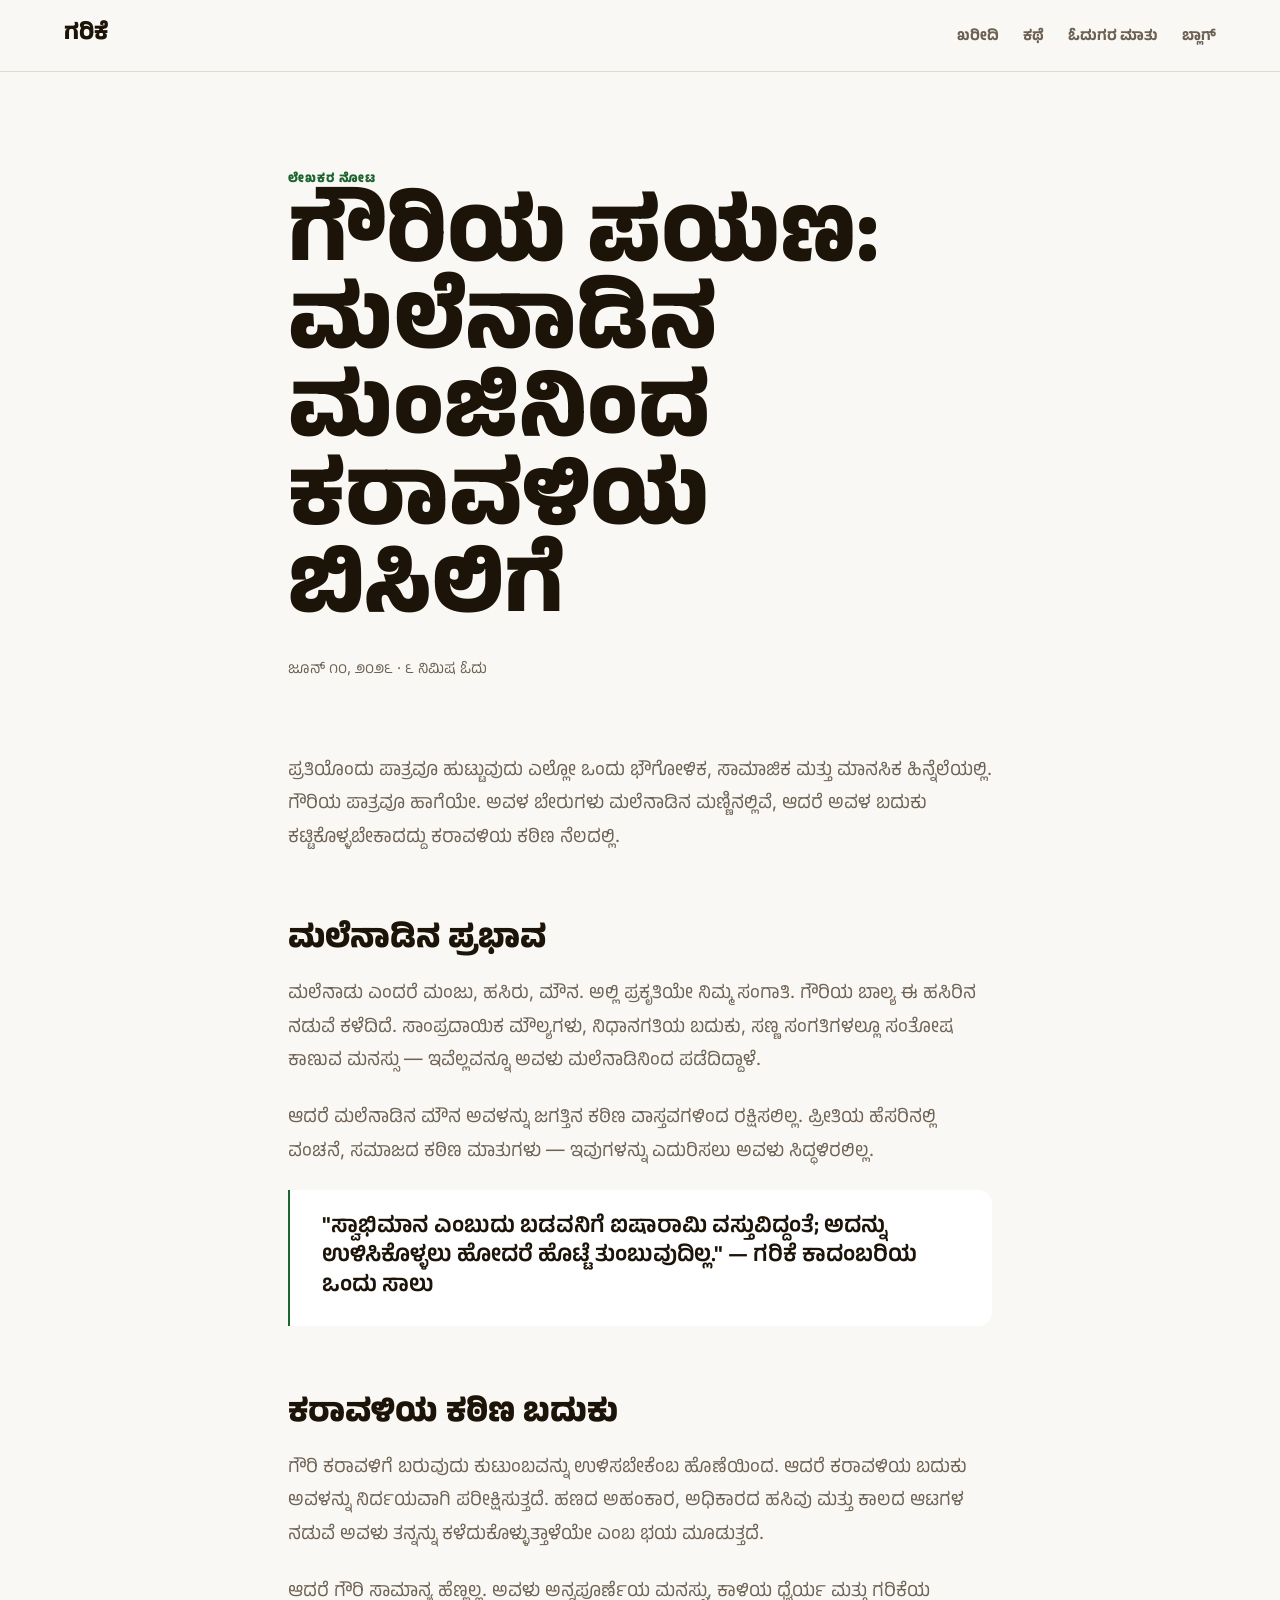
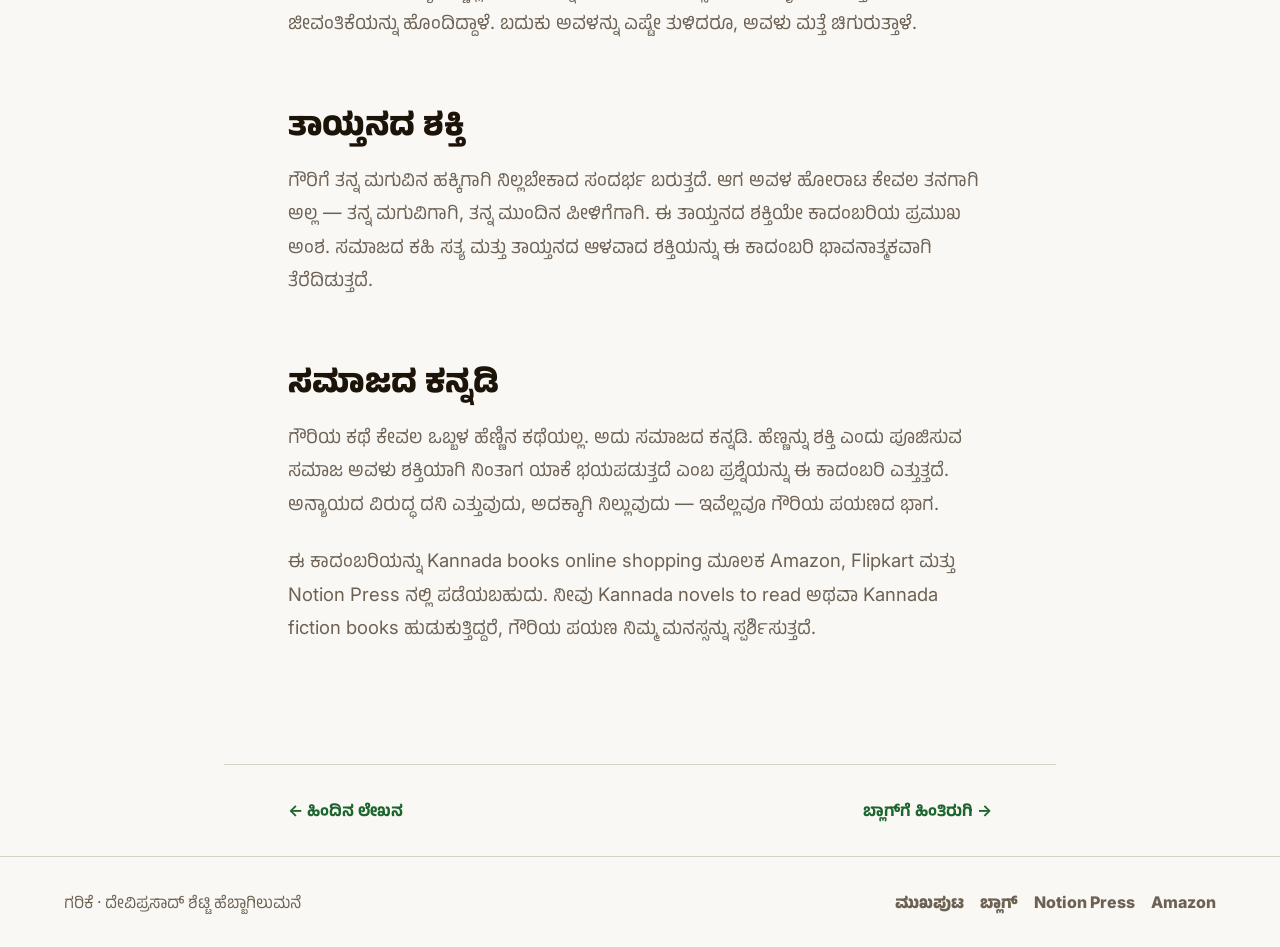
<file: blog/gauri-pathsanchike.html>
<!DOCTYPE html>
<html lang="kn">
<head>
  <meta charset="UTF-8">
  <meta name="viewport" content="width=device-width, initial-scale=1.0">
  <meta name="description" content="ಗರಿಕೆ ಕಾದಂಬರಿಯ ನಾಯಕಿ ಗೌರಿಯ ಪಯಣ — ಮಲೆನಾಡಿನ ಮಂಜಿನಿಂದ ಕರಾವಳಿಯ ಬಿಸಿಲಿಗೆ. ಲೇಖಕರ ದೃಷ್ಟಿಕೋನದಿಂದ ಪಾತ್ರ ವಿಶ್ಲೇಷಣೆ ಮತ್ತು ಕಥಾ ಹಿನ್ನೆಲೆ.">
  <meta name="author" content="ದೇವಿಪ್ರಸಾದ್ ಶೆಟ್ಟಿ ಹೆಬ್ಬಾಗಿಲುಮನೆ">
  <meta name="robots" content="index, follow">
  <link rel="canonical" href="https://deviprasadshetty-dev.github.io/garike/blog/gauri-pathsanchike.html">
  <meta property="og:type" content="article">
  <meta property="og:title" content="ಗೌರಿಯ ಪಯಣ | Garike Novel Character Analysis">
  <meta property="og:description" content="ಗೌರಿಯ ಪಾತ್ರ ಹುಟ್ಟಿದ್ದು ಹೇಗೆ? ಮಲೆನಾಡು ಮತ್ತು ಕರಾವಳಿಯ ಭೌಗೋಳಿಕ, ಸಾಮಾಜಿಕ ಹಿನ್ನೆಲೆ ಕಥೆಯ ಮೇಲೆ ಯಾವ ಪ್ರಭಾವ ಬೀರಿದೆ?">
  <meta property="og:url" content="https://deviprasadshetty-dev.github.io/garike/blog/gauri-pathsanchike.html">
  <meta property="og:image" content="https://deviprasadshetty-dev.github.io/garike/assets/garike-cover.webp">
  <meta property="og:locale" content="kn_IN">
  <meta name="twitter:card" content="summary_large_image">
  <title>ಗೌರಿಯ ಪಯಣ | Garike Novel Story Analysis | Kannada Blog</title>
  <link rel="preconnect" href="https://fonts.googleapis.com">
  <link rel="preconnect" href="https://fonts.gstatic.com" crossorigin>
  <link href="https://fonts.googleapis.com/css2?family=Anek+Kannada:wght@400;500;600;700&family=Inter:wght@400;500;600;700;800&display=swap" rel="stylesheet">
  <link rel="stylesheet" href="../tokens.css">
  <link rel="stylesheet" href="../styles.css">
  <style>
    .post-header { padding: var(--space-4xl) clamp(var(--space-md),5vw,var(--space-3xl)) var(--space-2xl); max-width: 52rem; margin-inline: auto; }
    .post-header h1 { margin-bottom: var(--space-md); }
    .post-meta { color: var(--color-muted); font-size: var(--text-sm); margin-bottom: var(--space-lg); }
    .post-body { padding: 0 clamp(var(--space-md),5vw,var(--space-3xl)) var(--space-4xl); max-width: 52rem; margin-inline: auto; font-size: var(--text-lg); color: var(--color-muted); }
    .post-body p { margin-bottom: var(--space-lg); line-height: 1.8; }
    .post-body h2 { font-family: var(--font-display); font-size: var(--text-2xl); font-weight: 800; line-height: 1.1; margin: var(--space-3xl) 0 var(--space-md); color: var(--color-ink); }
    .post-body blockquote { margin: var(--space-lg) 0; padding: var(--space-lg) var(--space-xl); border-left: var(--rule-heavy) solid var(--color-accent); background: var(--color-surface); font-family: var(--font-display); font-size: var(--text-xl); font-weight: 600; line-height: 1.3; color: var(--color-ink); border-radius: 0 var(--radius-md) var(--radius-md) 0; }
    .post-nav { display: flex; justify-content: space-between; padding: var(--space-xl) clamp(var(--space-md),5vw,var(--space-3xl)); max-width: 52rem; margin-inline: auto; border-top: var(--rule-thin) solid var(--color-line); }
    .post-nav a { color: var(--color-accent); font-weight: 700; }
    .post-nav a:hover { text-decoration: underline; }
  </style>
  <script type="application/ld+json">
  {
    "@context": "https://schema.org",
    "@type": "Article",
    "headline": "ಗೌರಿಯ ಪಯಣ: ಮಲೆನಾಡಿನ ಮಂಜಿನಿಂದ ಕರಾವಳಿಯ ಬಿಸಿಲಿಗೆ",
    "description": "ಗರಿಕೆ ಕಾದಂಬರಿಯ ನಾಯಕಿ ಗೌರಿಯ ಪಾತ್ರ ವಿಶ್ಲೇಷಣೆ ಮತ್ತು ಕಥಾ ಹಿನ್ನೆಲೆ.",
    "author": { "@type": "Person", "name": "ದೇವಿಪ್ರಸಾದ್ ಶೆಟ್ಟಿ ಹೆಬ್ಬಾಗಿಲುಮನೆ" },
    "datePublished": "2026-06-10",
    "image": "https://deviprasadshetty-dev.github.io/garike/assets/garike-cover.webp",
    "publisher": { "@type": "Person", "name": "ದೇವಿಪ್ರಸಾದ್ ಶೆಟ್ಟಿ ಹೆಬ್ಬಾಗಿಲುಮನೆ" },
    "mainEntityOfPage": { "@type": "WebPage", "@id": "https://deviprasadshetty-dev.github.io/garike/blog/gauri-pathsanchike.html" }
  }
  </script>
</head>
<body>
  <header class="site-header" data-header>
    <a class="brand" href="../" aria-label="ಗರಿಕೆ ಮುಖಪುಟ"><span>ಗರಿಕೆ</span></a>
    <button class="nav-toggle" type="button" aria-label="ಮೆನು ತೆರೆಯಿರಿ" aria-expanded="false" data-nav-toggle><span></span><span></span></button>
    <nav class="site-nav" data-nav>
      <a href="../#buy">ಖರೀದಿ</a>
      <a href="../#story">ಕಥೆ</a>
      <a href="../#reviews">ಓದುಗರ ಮಾತು</a>
      <a href="index.html">ಬ್ಲಾಗ್</a>
    </nav>
  </header>

  <main>
    <article>
      <div class="post-header">
        <p class="eyebrow">ಲೇಖಕರ ನೋಟ</p>
        <h1>ಗೌರಿಯ ಪಯಣ: ಮಲೆನಾಡಿನ ಮಂಜಿನಿಂದ ಕರಾವಳಿಯ ಬಿಸಿಲಿಗೆ</h1>
        <div class="post-meta">ಜೂನ್ ೧೦, ೨೦೨೬ · ೬ ನಿಮಿಷ ಓದು</div>
      </div>

      <div class="post-body">
        <p>ಪ್ರತಿಯೊಂದು ಪಾತ್ರವೂ ಹುಟ್ಟುವುದು ಎಲ್ಲೋ ಒಂದು ಭೌಗೋಳಿಕ, ಸಾಮಾಜಿಕ ಮತ್ತು ಮಾನಸಿಕ ಹಿನ್ನೆಲೆಯಲ್ಲಿ. ಗೌರಿಯ ಪಾತ್ರವೂ ಹಾಗೆಯೇ. ಅವಳ ಬೇರುಗಳು ಮಲೆನಾಡಿನ ಮಣ್ಣಿನಲ್ಲಿವೆ, ಆದರೆ ಅವಳ ಬದುಕು ಕಟ್ಟಿಕೊಳ್ಳಬೇಕಾದದ್ದು ಕರಾವಳಿಯ ಕಠಿಣ ನೆಲದಲ್ಲಿ.</p>

        <h2>ಮಲೆನಾಡಿನ ಪ್ರಭಾವ</h2>
        <p>ಮಲೆನಾಡು ಎಂದರೆ ಮಂಜು, ಹಸಿರು, ಮೌನ. ಅಲ್ಲಿ ಪ್ರಕೃತಿಯೇ ನಿಮ್ಮ ಸಂಗಾತಿ. ಗೌರಿಯ ಬಾಲ್ಯ ಈ ಹಸಿರಿನ ನಡುವೆ ಕಳೆದಿದೆ. ಸಾಂಪ್ರದಾಯಿಕ ಮೌಲ್ಯಗಳು, ನಿಧಾನಗತಿಯ ಬದುಕು, ಸಣ್ಣ ಸಂಗತಿಗಳಲ್ಲೂ ಸಂತೋಷ ಕಾಣುವ ಮನಸ್ಸು — ಇವೆಲ್ಲವನ್ನೂ ಅವಳು ಮಲೆನಾಡಿನಿಂದ ಪಡೆದಿದ್ದಾಳೆ.</p>

        <p>ಆದರೆ ಮಲೆನಾಡಿನ ಮೌನ ಅವಳನ್ನು ಜಗತ್ತಿನ ಕಠಿಣ ವಾಸ್ತವಗಳಿಂದ ರಕ್ಷಿಸಲಿಲ್ಲ. ಪ್ರೀತಿಯ ಹೆಸರಿನಲ್ಲಿ ವಂಚನೆ, ಸಮಾಜದ ಕಠಿಣ ಮಾತುಗಳು — ಇವುಗಳನ್ನು ಎದುರಿಸಲು ಅವಳು ಸಿದ್ಧಳಿರಲಿಲ್ಲ.</p>

        <blockquote>"ಸ್ವಾಭಿಮಾನ ಎಂಬುದು ಬಡವನಿಗೆ ಐಷಾರಾಮಿ ವಸ್ತುವಿದ್ದಂತೆ; ಅದನ್ನು ಉಳಿಸಿಕೊಳ್ಳಲು ಹೋದರೆ ಹೊಟ್ಟೆ ತುಂಬುವುದಿಲ್ಲ." — ಗರಿಕೆ ಕಾದಂಬರಿಯ ಒಂದು ಸಾಲು</blockquote>

        <h2>ಕರಾವಳಿಯ ಕಠಿಣ ಬದುಕು</h2>
        <p>ಗೌರಿ ಕರಾವಳಿಗೆ ಬರುವುದು ಕುಟುಂಬವನ್ನು ಉಳಿಸಬೇಕೆಂಬ ಹೊಣೆಯಿಂದ. ಆದರೆ ಕರಾವಳಿಯ ಬದುಕು ಅವಳನ್ನು ನಿರ್ದಯವಾಗಿ ಪರೀಕ್ಷಿಸುತ್ತದೆ. ಹಣದ ಅಹಂಕಾರ, ಅಧಿಕಾರದ ಹಸಿವು ಮತ್ತು ಕಾಲದ ಆಟಗಳ ನಡುವೆ ಅವಳು ತನ್ನನ್ನು ಕಳೆದುಕೊಳ್ಳುತ್ತಾಳೆಯೇ ಎಂಬ ಭಯ ಮೂಡುತ್ತದೆ.</p>

        <p>ಆದರೆ ಗೌರಿ ಸಾಮಾನ್ಯ ಹೆಣ್ಣಲ್ಲ. ಅವಳು ಅನ್ನಪೂರ್ಣೆಯ ಮನಸ್ಸು, ಕಾಳಿಯ ಧೈರ್ಯ ಮತ್ತು ಗರಿಕೆಯ ಜೀವಂತಿಕೆಯನ್ನು ಹೊಂದಿದ್ದಾಳೆ. ಬದುಕು ಅವಳನ್ನು ಎಷ್ಟೇ ತುಳಿದರೂ, ಅವಳು ಮತ್ತೆ ಚಿಗುರುತ್ತಾಳೆ.</p>

        <h2>ತಾಯ್ತನದ ಶಕ್ತಿ</h2>
        <p>ಗೌರಿಗೆ ತನ್ನ ಮಗುವಿನ ಹಕ್ಕಿಗಾಗಿ ನಿಲ್ಲಬೇಕಾದ ಸಂದರ್ಭ ಬರುತ್ತದೆ. ಆಗ ಅವಳ ಹೋರಾಟ ಕೇವಲ ತನಗಾಗಿ ಅಲ್ಲ — ತನ್ನ ಮಗುವಿಗಾಗಿ, ತನ್ನ ಮುಂದಿನ ಪೀಳಿಗೆಗಾಗಿ. ಈ ತಾಯ್ತನದ ಶಕ್ತಿಯೇ ಕಾದಂಬರಿಯ ಪ್ರಮುಖ ಅಂಶ. ಸಮಾಜದ ಕಹಿ ಸತ್ಯ ಮತ್ತು ತಾಯ್ತನದ ಆಳವಾದ ಶಕ್ತಿಯನ್ನು ಈ ಕಾದಂಬರಿ ಭಾವನಾತ್ಮಕವಾಗಿ ತೆರೆದಿಡುತ್ತದೆ.</p>

        <h2>ಸಮಾಜದ ಕನ್ನಡಿ</h2>
        <p>ಗೌರಿಯ ಕಥೆ ಕೇವಲ ಒಬ್ಬಳ ಹೆಣ್ಣಿನ ಕಥೆಯಲ್ಲ. ಅದು ಸಮಾಜದ ಕನ್ನಡಿ. ಹೆಣ್ಣನ್ನು ಶಕ್ತಿ ಎಂದು ಪೂಜಿಸುವ ಸಮಾಜ ಅವಳು ಶಕ್ತಿಯಾಗಿ ನಿಂತಾಗ ಯಾಕೆ ಭಯಪಡುತ್ತದೆ ಎಂಬ ಪ್ರಶ್ನೆಯನ್ನು ಈ ಕಾದಂಬರಿ ಎತ್ತುತ್ತದೆ. ಅನ್ಯಾಯದ ವಿರುದ್ಧ ದನಿ ಎತ್ತುವುದು, ಅದಕ್ಕಾಗಿ ನಿಲ್ಲುವುದು — ಇವೆಲ್ಲವೂ ಗೌರಿಯ ಪಯಣದ ಭಾಗ.</p>

        <p>ಈ ಕಾದಂಬರಿಯನ್ನು Kannada books online shopping ಮೂಲಕ Amazon, Flipkart ಮತ್ತು Notion Press ನಲ್ಲಿ ಪಡೆಯಬಹುದು. ನೀವು Kannada novels to read ಅಥವಾ Kannada fiction books ಹುಡುಕುತ್ತಿದ್ದರೆ, ಗೌರಿಯ ಪಯಣ ನಿಮ್ಮ ಮನಸ್ಸನ್ನು ಸ್ಪರ್ಶಿಸುತ್ತದೆ.</p>
      </div>
    </article>

    <div class="post-nav">
      <a href="kannada-kadambari-odalu.html">← ಹಿಂದಿನ ಲೇಖನ</a>
      <a href="index.html">ಬ್ಲಾಗ್‌ಗೆ ಹಿಂತಿರುಗಿ →</a>
    </div>
  </main>

  <footer class="site-footer">
    <p>ಗರಿಕೆ · ದೇವಿಪ್ರಸಾದ್ ಶೆಟ್ಟಿ ಹೆಬ್ಬಾಗಿಲುಮನೆ</p>
    <div>
      <a href="../">ಮುಖಪುಟ</a>
      <a href="index.html">ಬ್ಲಾಗ್</a>
      <a href="https://notionpress.com/in/read/garike" target="_blank" rel="noopener">Notion Press</a>
      <a href="https://www.amazon.in/Garike-%E0%B2%97%E0%B2%B0%E0%B2%BF%E0%B2%95%E0%B3%86-Deviprasad-Shetty-hebbagilumane/dp/B0H1XQVRCG" target="_blank" rel="noopener">Amazon</a>
    </div>
  </footer>
  <script>
    const navToggle = document.querySelector("[data-nav-toggle]");
    const nav = document.querySelector("[data-nav]");
    if (navToggle && nav) {
      navToggle.addEventListener("click", () => {
        const isOpen = nav.classList.toggle("is-open");
        navToggle.setAttribute("aria-expanded", String(isOpen));
      });
      nav.addEventListener("click", (event) => {
        if (event.target instanceof HTMLAnchorElement) {
          nav.classList.remove("is-open");
          navToggle.setAttribute("aria-expanded", "false");
        }
      });
    }
  </script>
</body>
</html>
</file>
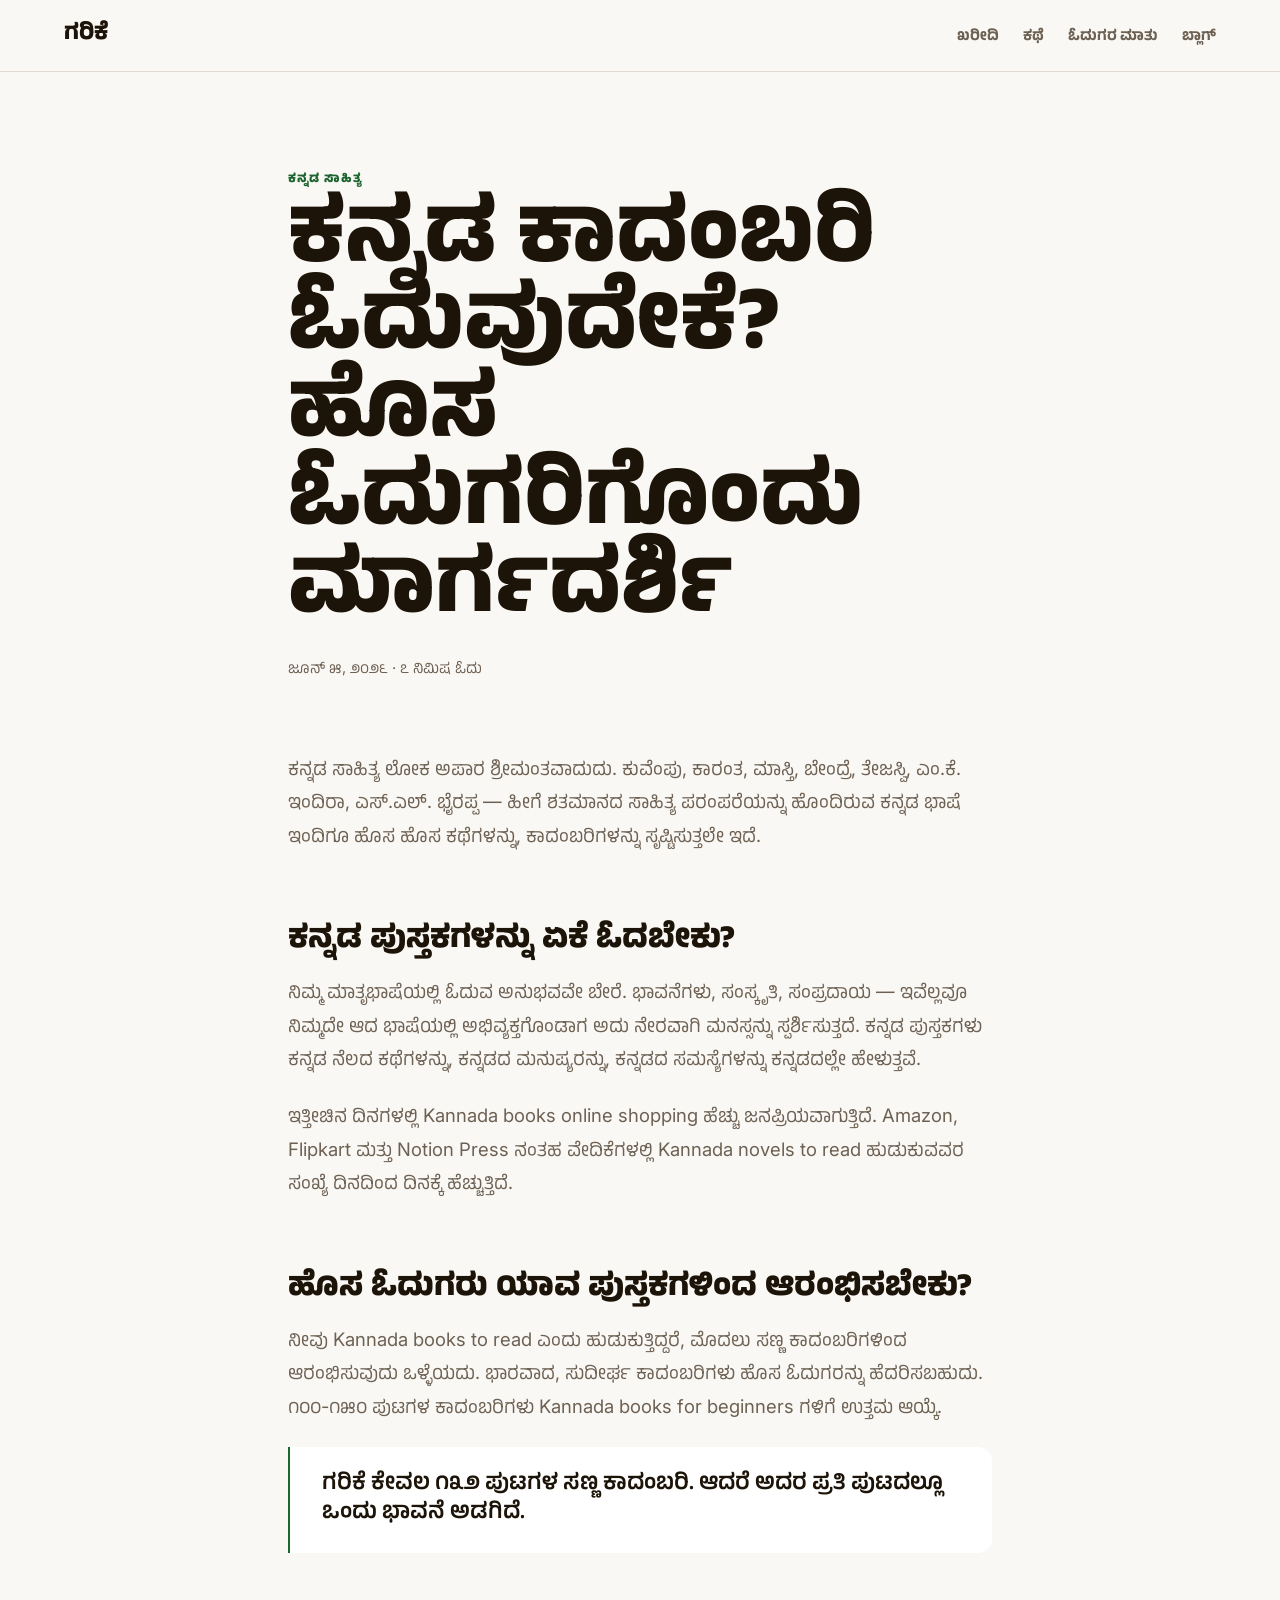
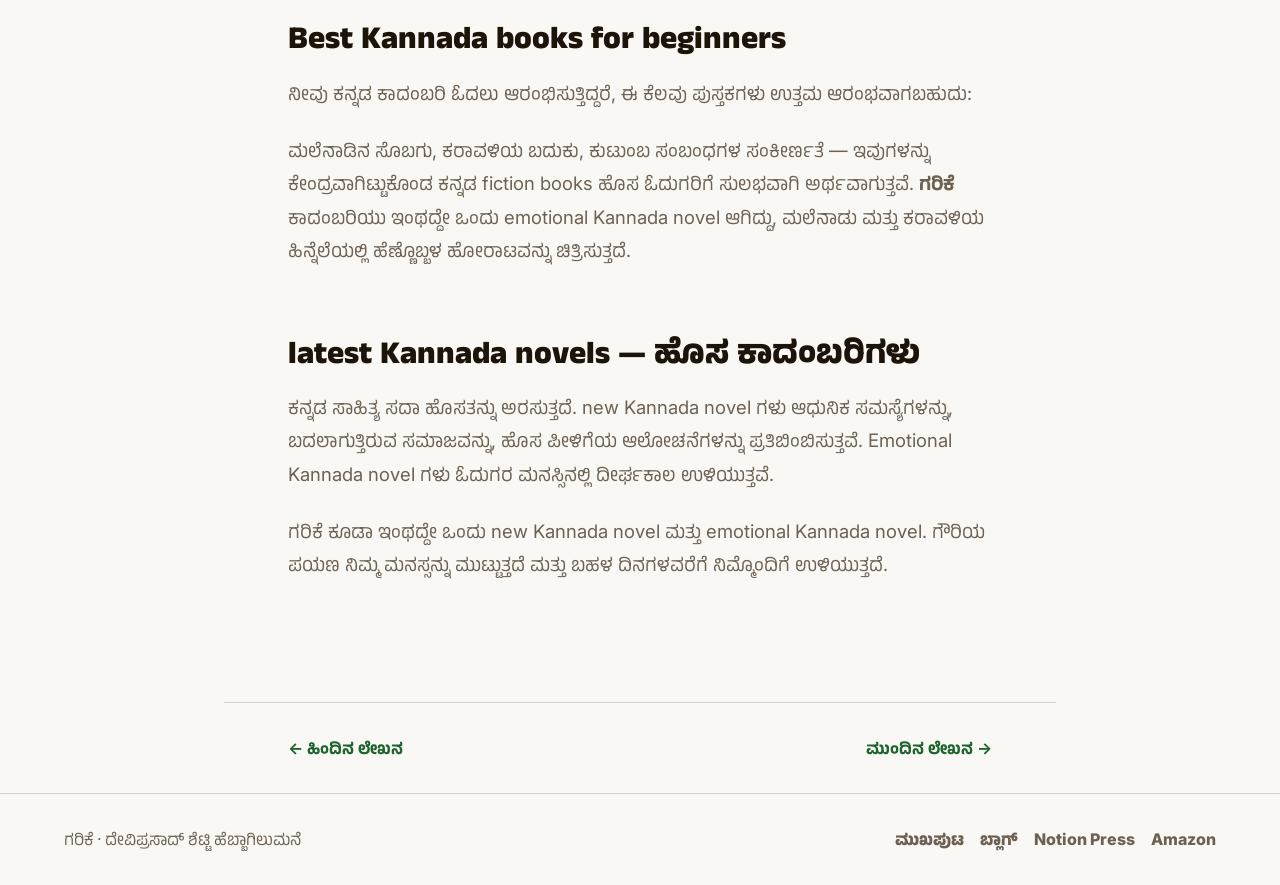
<file: blog/kannada-kadambari-odalu.html>
<!DOCTYPE html>
<html lang="kn">
<head>
  <meta charset="UTF-8">
  <meta name="viewport" content="width=device-width, initial-scale=1.0">
  <meta name="description" content="ಕನ್ನಡ ಕಾದಂಬರಿಗಳನ್ನು ಓದಲು ಆರಂಭಿಸುವವರಿಗೆ ಮಾರ್ಗದರ್ಶಿ. ಯಾವ ಪುಸ್ತಕಗಳಿಂದ ಆರಂಭಿಸಬೇಕು, ಕನ್ನಡ ಸಾಹಿತ್ಯದ ಶ್ರೀಮಂತಿಕೆ, ಮತ್ತು ಗರಿಕೆ ಯಾಕೆ ಉತ್ತಮ ಆರಂಭ.">
  <meta name="author" content="ದೇವಿಪ್ರಸಾದ್ ಶೆಟ್ಟಿ ಹೆಬ್ಬಾಗಿಲುಮನೆ">
  <meta name="robots" content="index, follow">
  <link rel="canonical" href="https://deviprasadshetty-dev.github.io/garike/blog/kannada-kadambari-odalu.html">
  <meta property="og:type" content="article">
  <meta property="og:title" content="ಕನ್ನಡ ಕಾದಂಬರಿ ಓದುವುದೇಕೆ? | Kannada Books to Read Guide">
  <meta property="og:description" content="ಕನ್ನಡ ಕಾದಂಬರಿಗಳನ್ನು ಓದಲು ಆರಂಭಿಸುವವರಿಗೆ ಮಾರ್ಗದರ್ಶಿ — ಯಾವ ಪುಸ್ತಕಗಳಿಂದ ಆರಂಭಿಸಬೇಕು ಮತ್ತು ಕನ್ನಡ ಸಾಹಿತ್ಯದ ಶ್ರೀಮಂತಿಕೆ.">
  <meta property="og:url" content="https://deviprasadshetty-dev.github.io/garike/blog/kannada-kadambari-odalu.html">
  <meta property="og:image" content="https://deviprasadshetty-dev.github.io/garike/assets/garike-cover.webp">
  <meta property="og:locale" content="kn_IN">
  <meta name="twitter:card" content="summary_large_image">
  <title>ಕನ್ನಡ ಕಾದಂಬರಿ ಓದುವುದೇಕೆ? | Kannada Books Online Guide</title>
  <link rel="preconnect" href="https://fonts.googleapis.com">
  <link rel="preconnect" href="https://fonts.gstatic.com" crossorigin>
  <link href="https://fonts.googleapis.com/css2?family=Anek+Kannada:wght@400;500;600;700&family=Inter:wght@400;500;600;700;800&display=swap" rel="stylesheet">
  <link rel="stylesheet" href="../tokens.css">
  <link rel="stylesheet" href="../styles.css">
  <style>
    .post-header { padding: var(--space-4xl) clamp(var(--space-md),5vw,var(--space-3xl)) var(--space-2xl); max-width: 52rem; margin-inline: auto; }
    .post-header h1 { margin-bottom: var(--space-md); }
    .post-meta { color: var(--color-muted); font-size: var(--text-sm); margin-bottom: var(--space-lg); }
    .post-body { padding: 0 clamp(var(--space-md),5vw,var(--space-3xl)) var(--space-4xl); max-width: 52rem; margin-inline: auto; font-size: var(--text-lg); color: var(--color-muted); }
    .post-body p { margin-bottom: var(--space-lg); line-height: 1.8; }
    .post-body h2 { font-family: var(--font-display); font-size: var(--text-2xl); font-weight: 800; line-height: 1.1; margin: var(--space-3xl) 0 var(--space-md); color: var(--color-ink); }
    .post-body blockquote { margin: var(--space-lg) 0; padding: var(--space-lg) var(--space-xl); border-left: var(--rule-heavy) solid var(--color-accent); background: var(--color-surface); font-family: var(--font-display); font-size: var(--text-xl); font-weight: 600; line-height: 1.3; color: var(--color-ink); border-radius: 0 var(--radius-md) var(--radius-md) 0; }
    .post-nav { display: flex; justify-content: space-between; padding: var(--space-xl) clamp(var(--space-md),5vw,var(--space-3xl)); max-width: 52rem; margin-inline: auto; border-top: var(--rule-thin) solid var(--color-line); }
    .post-nav a { color: var(--color-accent); font-weight: 700; }
    .post-nav a:hover { text-decoration: underline; }
  </style>
  <script type="application/ld+json">
  {
    "@context": "https://schema.org",
    "@type": "Article",
    "headline": "ಕನ್ನಡ ಕಾದಂಬರಿ ಓದುವುದೇಕೆ? ಹೊಸ ಓದುಗರಿಗೊಂದು ಮಾರ್ಗದರ್ಶಿ",
    "description": "ಕನ್ನಡ ಕಾದಂಬರಿಗಳನ್ನು ಓದಲು ಆರಂಭಿಸುವವರಿಗೆ ಮಾರ್ಗದರ್ಶಿ.",
    "author": { "@type": "Person", "name": "ದೇವಿಪ್ರಸಾದ್ ಶೆಟ್ಟಿ ಹೆಬ್ಬಾಗಿಲುಮನೆ" },
    "datePublished": "2026-06-05",
    "image": "https://deviprasadshetty-dev.github.io/garike/assets/garike-cover.webp",
    "publisher": { "@type": "Person", "name": "ದೇವಿಪ್ರಸಾದ್ ಶೆಟ್ಟಿ ಹೆಬ್ಬಾಗಿಲುಮನೆ" },
    "mainEntityOfPage": { "@type": "WebPage", "@id": "https://deviprasadshetty-dev.github.io/garike/blog/kannada-kadambari-odalu.html" }
  }
  </script>
</head>
<body>
  <header class="site-header" data-header>
    <a class="brand" href="../" aria-label="ಗರಿಕೆ ಮುಖಪುಟ"><span>ಗರಿಕೆ</span></a>
    <button class="nav-toggle" type="button" aria-label="ಮೆನು ತೆರೆಯಿರಿ" aria-expanded="false" data-nav-toggle><span></span><span></span></button>
    <nav class="site-nav" data-nav>
      <a href="../#buy">ಖರೀದಿ</a>
      <a href="../#story">ಕಥೆ</a>
      <a href="../#reviews">ಓದುಗರ ಮಾತು</a>
      <a href="index.html">ಬ್ಲಾಗ್</a>
    </nav>
  </header>

  <main>
    <article>
      <div class="post-header">
        <p class="eyebrow">ಕನ್ನಡ ಸಾಹಿತ್ಯ</p>
        <h1>ಕನ್ನಡ ಕಾದಂಬರಿ ಓದುವುದೇಕೆ? ಹೊಸ ಓದುಗರಿಗೊಂದು ಮಾರ್ಗದರ್ಶಿ</h1>
        <div class="post-meta">ಜೂನ್ ೫, ೨೦೨೬ · ೭ ನಿಮಿಷ ಓದು</div>
      </div>

      <div class="post-body">
        <p>ಕನ್ನಡ ಸಾಹಿತ್ಯ ಲೋಕ ಅಪಾರ ಶ್ರೀಮಂತವಾದುದು. ಕುವೆಂಪು, ಕಾರಂತ, ಮಾಸ್ತಿ, ಬೇಂದ್ರೆ, ತೇಜಸ್ವಿ, ಎಂ.ಕೆ. ಇಂದಿರಾ, ಎಸ್.ಎಲ್. ಭೈರಪ್ಪ — ಹೀಗೆ ಶತಮಾನದ ಸಾಹಿತ್ಯ ಪರಂಪರೆಯನ್ನು ಹೊಂದಿರುವ ಕನ್ನಡ ಭಾಷೆ ಇಂದಿಗೂ ಹೊಸ ಹೊಸ ಕಥೆಗಳನ್ನು, ಕಾದಂಬರಿಗಳನ್ನು ಸೃಷ್ಟಿಸುತ್ತಲೇ ಇದೆ.</p>

        <h2>ಕನ್ನಡ ಪುಸ್ತಕಗಳನ್ನು ಏಕೆ ಓದಬೇಕು?</h2>
        <p>ನಿಮ್ಮ ಮಾತೃಭಾಷೆಯಲ್ಲಿ ಓದುವ ಅನುಭವವೇ ಬೇರೆ. ಭಾವನೆಗಳು, ಸಂಸ್ಕೃತಿ, ಸಂಪ್ರದಾಯ — ಇವೆಲ್ಲವೂ ನಿಮ್ಮದೇ ಆದ ಭಾಷೆಯಲ್ಲಿ ಅಭಿವ್ಯಕ್ತಗೊಂಡಾಗ ಅದು ನೇರವಾಗಿ ಮನಸ್ಸನ್ನು ಸ್ಪರ್ಶಿಸುತ್ತದೆ. ಕನ್ನಡ ಪುಸ್ತಕಗಳು ಕನ್ನಡ ನೆಲದ ಕಥೆಗಳನ್ನು, ಕನ್ನಡದ ಮನುಷ್ಯರನ್ನು, ಕನ್ನಡದ ಸಮಸ್ಯೆಗಳನ್ನು ಕನ್ನಡದಲ್ಲೇ ಹೇಳುತ್ತವೆ.</p>

        <p>ಇತ್ತೀಚಿನ ದಿನಗಳಲ್ಲಿ Kannada books online shopping ಹೆಚ್ಚು ಜನಪ್ರಿಯವಾಗುತ್ತಿದೆ. Amazon, Flipkart ಮತ್ತು Notion Press ನಂತಹ ವೇದಿಕೆಗಳಲ್ಲಿ Kannada novels to read ಹುಡುಕುವವರ ಸಂಖ್ಯೆ ದಿನದಿಂದ ದಿನಕ್ಕೆ ಹೆಚ್ಚುತ್ತಿದೆ.</p>

        <h2>ಹೊಸ ಓದುಗರು ಯಾವ ಪುಸ್ತಕಗಳಿಂದ ಆರಂಭಿಸಬೇಕು?</h2>
        <p>ನೀವು Kannada books to read ಎಂದು ಹುಡುಕುತ್ತಿದ್ದರೆ, ಮೊದಲು ಸಣ್ಣ ಕಾದಂಬರಿಗಳಿಂದ ಆರಂಭಿಸುವುದು ಒಳ್ಳೆಯದು. ಭಾರವಾದ, ಸುದೀರ್ಘ ಕಾದಂಬರಿಗಳು ಹೊಸ ಓದುಗರನ್ನು ಹೆದರಿಸಬಹುದು. ೧೦೦-೧೫೦ ಪುಟಗಳ ಕಾದಂಬರಿಗಳು Kannada books for beginners ಗಳಿಗೆ ಉತ್ತಮ ಆಯ್ಕೆ.</p>

        <blockquote>ಗರಿಕೆ ಕೇವಲ ೧೩೨ ಪುಟಗಳ ಸಣ್ಣ ಕಾದಂಬರಿ. ಆದರೆ ಅದರ ಪ್ರತಿ ಪುಟದಲ್ಲೂ ಒಂದು ಭಾವನೆ ಅಡಗಿದೆ.</blockquote>

        <h2>Best Kannada books for beginners</h2>
        <p>ನೀವು ಕನ್ನಡ ಕಾದಂಬರಿ ಓದಲು ಆರಂಭಿಸುತ್ತಿದ್ದರೆ, ಈ ಕೆಲವು ಪುಸ್ತಕಗಳು ಉತ್ತಮ ಆರಂಭವಾಗಬಹುದು:</p>
        <p>ಮಲೆನಾಡಿನ ಸೊಬಗು, ಕರಾವಳಿಯ ಬದುಕು, ಕುಟುಂಬ ಸಂಬಂಧಗಳ ಸಂಕೀರ್ಣತೆ — ಇವುಗಳನ್ನು ಕೇಂದ್ರವಾಗಿಟ್ಟುಕೊಂಡ ಕನ್ನಡ fiction books ಹೊಸ ಓದುಗರಿಗೆ ಸುಲಭವಾಗಿ ಅರ್ಥವಾಗುತ್ತವೆ. <strong>ಗರಿಕೆ</strong> ಕಾದಂಬರಿಯು ಇಂಥದ್ದೇ ಒಂದು emotional Kannada novel ಆಗಿದ್ದು, ಮಲೆನಾಡು ಮತ್ತು ಕರಾವಳಿಯ ಹಿನ್ನೆಲೆಯಲ್ಲಿ ಹೆಣ್ಣೊಬ್ಬಳ ಹೋರಾಟವನ್ನು ಚಿತ್ರಿಸುತ್ತದೆ.</p>

        <h2>latest Kannada novels — ಹೊಸ ಕಾದಂಬರಿಗಳು</h2>
        <p>ಕನ್ನಡ ಸಾಹಿತ್ಯ ಸದಾ ಹೊಸತನ್ನು ಅರಸುತ್ತದೆ. new Kannada novel ಗಳು ಆಧುನಿಕ ಸಮಸ್ಯೆಗಳನ್ನು, ಬದಲಾಗುತ್ತಿರುವ ಸಮಾಜವನ್ನು, ಹೊಸ ಪೀಳಿಗೆಯ ಆಲೋಚನೆಗಳನ್ನು ಪ್ರತಿಬಿಂಬಿಸುತ್ತವೆ. Emotional Kannada novel ಗಳು ಓದುಗರ ಮನಸ್ಸಿನಲ್ಲಿ ದೀರ್ಘಕಾಲ ಉಳಿಯುತ್ತವೆ.</p>
        <p>ಗರಿಕೆ ಕೂಡಾ ಇಂಥದ್ದೇ ಒಂದು new Kannada novel ಮತ್ತು emotional Kannada novel. ಗೌರಿಯ ಪಯಣ ನಿಮ್ಮ ಮನಸ್ಸನ್ನು ಮುಟ್ಟುತ್ತದೆ ಮತ್ತು ಬಹಳ ದಿನಗಳವರೆಗೆ ನಿಮ್ಮೊಂದಿಗೆ ಉಳಿಯುತ್ತದೆ.</p>
      </div>
    </article>

    <div class="post-nav">
      <a href="garike-hesarina-artha.html">← ಹಿಂದಿನ ಲೇಖನ</a>
      <a href="gauri-pathsanchike.html">ಮುಂದಿನ ಲೇಖನ →</a>
    </div>
  </main>

  <footer class="site-footer">
    <p>ಗರಿಕೆ · ದೇವಿಪ್ರಸಾದ್ ಶೆಟ್ಟಿ ಹೆಬ್ಬಾಗಿಲುಮನೆ</p>
    <div>
      <a href="../">ಮುಖಪುಟ</a>
      <a href="index.html">ಬ್ಲಾಗ್</a>
      <a href="https://notionpress.com/in/read/garike" target="_blank" rel="noopener">Notion Press</a>
      <a href="https://www.amazon.in/Garike-%E0%B2%97%E0%B2%B0%E0%B2%BF%E0%B2%95%E0%B3%86-Deviprasad-Shetty-hebbagilumane/dp/B0H1XQVRCG" target="_blank" rel="noopener">Amazon</a>
    </div>
  </footer>
  <script>
    const navToggle = document.querySelector("[data-nav-toggle]");
    const nav = document.querySelector("[data-nav]");
    if (navToggle && nav) {
      navToggle.addEventListener("click", () => {
        const isOpen = nav.classList.toggle("is-open");
        navToggle.setAttribute("aria-expanded", String(isOpen));
      });
      nav.addEventListener("click", (event) => {
        if (event.target instanceof HTMLAnchorElement) {
          nav.classList.remove("is-open");
          navToggle.setAttribute("aria-expanded", "false");
        }
      });
    }
  </script>
</body>
</html>
</file>
<file: tokens.css>
/* Clean redesign · premium book landing · calm sage accent
 * Verification target: no horizontal overflow at 320 / 375 / 414 / 768 / desktop
 */
:root {
  --color-page: oklch(98% 0.006 95);
  --color-surface: oklch(100% 0 0);
  --color-soft: oklch(94% 0.022 142);
  --color-soft-2: oklch(91% 0.028 88);
  --color-ink: oklch(20% 0.025 70);
  --color-muted: oklch(50% 0.025 70);
  --color-line: oklch(86% 0.018 82);
  --color-accent: oklch(45% 0.112 148);
  --color-accent-dark: oklch(35% 0.098 148);
  --color-warm: oklch(68% 0.14 58);
  --color-red: oklch(49% 0.145 32);
  --color-white: oklch(100% 0 0);
  --color-focus: oklch(58% 0.15 148);

  --font-display: "Anek Kannada", "Inter", system-ui, sans-serif;
  --font-body: "Inter", "Anek Kannada", system-ui, sans-serif;

  --space-2xs: 0.25rem;
  --space-xs: 0.5rem;
  --space-sm: 0.75rem;
  --space-md: 1rem;
  --space-lg: 1.5rem;
  --space-xl: 2rem;
  --space-2xl: 3rem;
  --space-3xl: 4.5rem;
  --space-4xl: 6rem;

  --text-xs: 0.78rem;
  --text-sm: 0.92rem;
  --text-md: 1rem;
  --text-lg: 1.16rem;
  --text-xl: 1.4rem;
  --text-2xl: 2rem;
  --text-3xl: clamp(2.6rem, 7vw, 5.8rem);

  --radius-sm: 0.5rem;
  --radius-md: 0.85rem;
  --radius-lg: 1.25rem;
  --shadow-soft: 0 1.3rem 4rem color-mix(in oklch, var(--color-ink) 14%, transparent);
  --rule-thin: 1px;
  --rule-heavy: 2px;

  --ease-out: cubic-bezier(0.16, 1, 0.3, 1);
  --ease-in: cubic-bezier(0.7, 0, 0.84, 0);
  --ease-in-out: cubic-bezier(0.65, 0, 0.35, 1);
  --dur-fast: 160ms;
  --dur-med: 260ms;
  --dur-slow: 520ms;
}
</file>
<file: styles.css>
@import url("tokens.css");

*,
*::before,
*::after {
  box-sizing: border-box;
}

html,
body {
  min-width: 0;
  overflow-x: clip;
}

html {
  scroll-behavior: smooth;
}

body {
  margin: 0;
  background: var(--color-page);
  color: var(--color-ink);
  font-family: var(--font-body);
  font-size: var(--text-md);
  line-height: 1.65;
}

img {
  display: block;
  max-width: 100%;
}

a {
  color: inherit;
  text-decoration: none;
}

button,
a {
  -webkit-tap-highlight-color: transparent;
}

:focus-visible {
  outline: var(--rule-heavy) solid var(--color-focus);
  outline-offset: 4px;
}

.site-header {
  position: sticky;
  top: 0;
  z-index: 40;
  display: flex;
  align-items: center;
  justify-content: space-between;
  min-height: 72px;
  padding: 0 clamp(var(--space-md), 5vw, var(--space-3xl));
  border-bottom: var(--rule-thin) solid color-mix(in oklch, var(--color-line) 75%, transparent);
  background: color-mix(in oklch, var(--color-page) 86%, transparent);
  backdrop-filter: blur(18px);
}

.brand {
  font-family: var(--font-display);
  font-size: var(--text-xl);
  font-weight: 800;
  letter-spacing: 0;
}

.site-nav,
.hero-actions,
.site-footer div {
  display: flex;
  align-items: center;
}

.site-nav {
  gap: var(--space-lg);
  color: var(--color-muted);
  font-size: var(--text-sm);
  font-weight: 700;
}

.site-nav a {
  transition: color var(--dur-fast) var(--ease-out);
}

.site-nav a:hover,
.site-nav a:active {
  color: var(--color-accent);
}

.nav-toggle {
  display: none;
  width: 2.7rem;
  height: 2.7rem;
  border: var(--rule-thin) solid var(--color-line);
  border-radius: 999px;
  background: var(--color-surface);
  color: var(--color-ink);
}

.nav-toggle span {
  display: block;
  width: 1.1rem;
  height: var(--rule-heavy);
  margin: var(--space-2xs) auto;
  background: var(--color-ink);
}

.section-pad {
  padding: var(--space-4xl) clamp(var(--space-md), 5vw, var(--space-3xl));
}

.hero {
  position: relative;
  min-height: calc(100vh - 72px);
  overflow: clip;
}

.hero-background {
  position: absolute;
  inset: 0;
  background:
    linear-gradient(90deg, var(--color-page) 0%, color-mix(in oklch, var(--color-page) 92%, transparent) 48%, color-mix(in oklch, var(--color-soft) 70%, transparent) 100%),
    url("assets/garike-cover.webp") right center / min(48rem, 62vw) auto no-repeat;
  filter: saturate(0.9);
}

.hero-inner {
  position: relative;
  display: grid;
  grid-template-columns: minmax(0, 1fr) minmax(16rem, 0.52fr);
  gap: clamp(var(--space-xl), 7vw, var(--space-4xl));
  align-items: center;
  min-height: calc(100vh - 72px);
  padding: var(--space-3xl) clamp(var(--space-md), 5vw, var(--space-3xl));
}

.hero-copy {
  max-width: 46rem;
}

.eyebrow {
  margin: 0 0 var(--space-sm);
  color: var(--color-accent);
  font-size: var(--text-xs);
  font-weight: 800;
  letter-spacing: 0.08em;
  text-transform: uppercase;
}

h1,
h2,
h3,
p {
  margin-top: 0;
}

h1 {
  margin-bottom: var(--space-sm);
  font-family: var(--font-display);
  font-size: var(--text-3xl);
  font-weight: 800;
  line-height: 0.98;
  overflow-wrap: anywhere;
}

h2 {
  margin-bottom: var(--space-md);
  font-family: var(--font-display);
  font-size: clamp(2rem, 5vw, 4rem);
  font-weight: 800;
  line-height: 1.03;
}

.subtitle {
  margin-bottom: var(--space-lg);
  color: var(--color-red);
  font-family: var(--font-display);
  font-size: clamp(1.45rem, 4vw, 3rem);
  font-weight: 800;
  line-height: 1.08;
}

.lead {
  max-width: 42rem;
  color: var(--color-muted);
  font-size: clamp(1.05rem, 2vw, 1.3rem);
}

.hero-actions {
  flex-wrap: wrap;
  gap: var(--space-sm);
  margin-top: var(--space-xl);
}

.button {
  display: inline-flex;
  align-items: center;
  justify-content: center;
  min-height: 3.2rem;
  padding: 0 var(--space-lg);
  border: var(--rule-thin) solid transparent;
  border-radius: 999px;
  cursor: pointer;
  font: 800 var(--text-sm) / 1 var(--font-body);
  transition: transform var(--dur-fast) var(--ease-out), background var(--dur-fast) var(--ease-out), border-color var(--dur-fast) var(--ease-out);
}

.button:hover {
  transform: translateY(-2px);
}

.button:active {
  transform: translateY(0);
}

.button.primary {
  background: var(--color-accent);
  color: var(--color-white);
}

.button.primary:hover {
  background: var(--color-accent-dark);
}

.button.secondary {
  border-color: var(--color-line);
  background: var(--color-surface);
  color: var(--color-ink);
}

.button.secondary:hover {
  border-color: var(--color-accent);
  background: var(--color-soft);
}

.book-cover {
  margin: 0;
}

.book-cover img {
  width: min(100%, 24rem);
  margin-inline: auto;
  border-radius: var(--radius-lg);
  box-shadow: var(--shadow-soft);
}

.book-cover figcaption {
  margin-top: var(--space-md);
  color: var(--color-muted);
  font-size: var(--text-sm);
  text-align: center;
}

.purchase {
  background: var(--color-surface);
}

.reader-guide {
  background: var(--color-page);
}

.reader-guide-body {
  display: grid;
  grid-template-columns: repeat(2, minmax(0, 1fr));
  gap: var(--space-lg);
  max-width: 70rem;
  color: var(--color-muted);
  font-size: var(--text-lg);
}

.reader-guide-body p {
  margin: 0;
  padding: var(--space-lg);
  border-left: var(--rule-heavy) solid var(--color-accent);
  background: var(--color-surface);
}

.section-head {
  max-width: 62rem;
  margin-bottom: var(--space-2xl);
}

.section-head h2 {
  margin-bottom: 0;
}

.purchase-grid {
  display: grid;
  grid-template-columns: repeat(3, minmax(0, 1fr));
  gap: var(--space-md);
}

.store-link {
  display: grid;
  gap: var(--space-md);
  min-height: 13rem;
  padding: var(--space-xl);
  border: var(--rule-thin) solid var(--color-line);
  border-radius: var(--radius-lg);
  background: var(--color-page);
  transition: transform var(--dur-fast) var(--ease-out), border-color var(--dur-fast) var(--ease-out), box-shadow var(--dur-fast) var(--ease-out);
}

.store-link:hover {
  border-color: color-mix(in oklch, var(--color-accent) 55%, var(--color-line));
  box-shadow: var(--shadow-soft);
  transform: translateY(-4px);
}

.store-link span {
  color: var(--color-accent);
  font-size: var(--text-xs);
  font-weight: 800;
  letter-spacing: 0.08em;
  text-transform: uppercase;
}

.store-link strong {
  font-size: var(--text-xl);
  line-height: 1.15;
}

.store-link em {
  align-self: end;
  color: var(--color-muted);
  font-size: var(--text-sm);
  font-style: normal;
}

.story {
  display: grid;
  grid-template-columns: minmax(0, 0.82fr) minmax(0, 1fr);
  gap: clamp(var(--space-xl), 7vw, var(--space-4xl));
  align-items: start;
  background: var(--color-soft);
}

.story-intro {
  position: sticky;
  top: 100px;
}

.story-body {
  display: grid;
  gap: var(--space-lg);
  color: var(--color-muted);
  font-size: var(--text-lg);
}

.story-body p {
  margin: 0;
  padding-bottom: var(--space-lg);
  border-bottom: var(--rule-thin) solid color-mix(in oklch, var(--color-accent) 25%, var(--color-line));
}

.title-note {
  background: var(--color-surface);
}

.title-note-body {
  max-width: 68rem;
  padding-left: clamp(var(--space-md), 3vw, var(--space-2xl));
  border-left: var(--rule-heavy) solid var(--color-accent);
  color: var(--color-muted);
  font-size: var(--text-lg);
}

.title-note-body p {
  margin-bottom: var(--space-lg);
}

.title-note-body p:last-of-type {
  margin-bottom: var(--space-xl);
}

.title-note-body footer {
  color: var(--color-ink);
  font-weight: 800;
}

.reviews {
  background: var(--color-soft-2);
}

.reviews .section-head {
  margin-bottom: var(--space-xl);
}

.teacher-review {
  display: grid;
  grid-template-columns: minmax(0, 0.9fr) minmax(18rem, 0.7fr);
  gap: clamp(var(--space-lg), 4vw, var(--space-2xl));
  align-items: start;
  margin-bottom: var(--space-xl);
  padding: clamp(var(--space-lg), 4vw, var(--space-2xl));
  border: var(--rule-thin) solid color-mix(in oklch, var(--color-accent) 32%, var(--color-line));
  border-radius: var(--radius-lg);
  background: color-mix(in oklch, var(--color-page) 82%, var(--color-soft));
  box-shadow: var(--shadow-soft);
}

.teacher-review blockquote {
  margin: 0 0 var(--space-lg);
  color: var(--color-ink);
  font-family: var(--font-display);
  font-size: clamp(2rem, 5vw, 4rem);
  font-weight: 800;
  line-height: 1.08;
}

.teacher-review p,
.full-review p {
  color: var(--color-muted);
  font-size: var(--text-lg);
}

.teacher-review > div > p:last-child,
.full-review p:last-child {
  margin-bottom: 0;
}

.full-review {
  border-left: var(--rule-heavy) solid var(--color-accent);
  padding-left: var(--space-lg);
}

.full-review summary {
  margin-bottom: var(--space-md);
  color: var(--color-accent);
  cursor: pointer;
  font-weight: 800;
}

.full-review summary::marker {
  color: var(--color-accent);
}

.review-grid {
  display: grid;
  grid-template-columns: repeat(2, minmax(0, 1fr));
  gap: var(--space-md);
}

.review-card {
  padding: var(--space-xl);
  border: var(--rule-thin) solid color-mix(in oklch, var(--color-accent) 28%, var(--color-line));
  border-radius: var(--radius-md);
  background: var(--color-page);
  box-shadow: var(--shadow-soft);
}

.review-source {
  margin-bottom: var(--space-sm);
  color: var(--color-accent);
  font-size: var(--text-sm);
  font-weight: 800;
}

.review-card blockquote {
  margin: 0 0 var(--space-lg);
  color: var(--color-ink);
  font-family: var(--font-display);
  font-size: clamp(1.6rem, 3vw, 2.6rem);
  font-weight: 800;
  line-height: 1.12;
}

.review-card p {
  max-width: 48rem;
  margin-bottom: var(--space-lg);
  color: var(--color-muted);
  font-size: var(--text-lg);
}

@media (max-width: 760px) {
  .teacher-review {
    grid-template-columns: 1fr;
  }

  .teacher-review blockquote {
    font-size: clamp(1.8rem, 10vw, 3rem);
  }

  .full-review {
    padding-left: var(--space-md);
  }

  .review-grid {
    grid-template-columns: 1fr;
  }
}

.details {
  background: var(--color-page);
}

.detail-list {
  display: grid;
  grid-template-columns: repeat(3, minmax(0, 1fr));
  gap: var(--space-md);
  margin: 0;
}

.detail-list div {
  padding: var(--space-lg);
  border: var(--rule-thin) solid var(--color-line);
  border-radius: var(--radius-md);
  background: var(--color-surface);
}

.detail-list dt {
  margin-bottom: var(--space-sm);
  color: var(--color-muted);
  font-size: var(--text-xs);
  font-weight: 800;
  letter-spacing: 0.08em;
  text-transform: uppercase;
}

.detail-list dd {
  margin: 0;
  font-weight: 800;
  line-height: 1.25;
}

.author {
  display: grid;
  grid-template-columns: minmax(12rem, 0.3fr) minmax(0, 1fr);
  gap: clamp(var(--space-xl), 6vw, var(--space-4xl));
  align-items: center;
  background: var(--color-surface);
}

.author-photo {
  width: min(100%, 18rem);
  aspect-ratio: 1;
  border-radius: 50%;
  object-fit: cover;
  box-shadow: var(--shadow-soft);
}

.author-text p:not(.eyebrow):not(.copy-status) {
  max-width: 44rem;
  color: var(--color-muted);
  font-size: var(--text-lg);
}

.credit {
  background: var(--color-page);
  padding-top: 0;
}

.credit-card {
  display: grid;
  grid-template-columns: auto minmax(0, 1fr);
  gap: var(--space-xl);
  align-items: center;
  max-width: 62rem;
  padding: var(--space-xl);
  border: var(--rule-thin) solid var(--color-line);
  border-radius: var(--radius-lg);
  background: var(--color-surface);
  box-shadow: var(--shadow-soft);
}

.credit-card img {
  width: 7rem;
  height: 7rem;
  border-radius: 50%;
  object-fit: cover;
}

.credit-card h2 {
  margin-bottom: var(--space-xs);
  font-size: clamp(1.8rem, 4vw, 3rem);
}

.credit-card p:not(.eyebrow) {
  margin-bottom: var(--space-md);
  color: var(--color-muted);
}

.profile-link {
  color: var(--color-accent);
  font-weight: 800;
}

.profile-link:hover {
  color: var(--color-accent-dark);
}

.site-footer {
  display: flex;
  align-items: center;
  justify-content: space-between;
  gap: var(--space-lg);
  padding: var(--space-xl) clamp(var(--space-md), 5vw, var(--space-3xl));
  border-top: var(--rule-thin) solid var(--color-line);
  color: var(--color-muted);
}

.site-footer p {
  margin-bottom: 0;
}

.site-footer div {
  flex-wrap: wrap;
  gap: var(--space-md);
  font-weight: 800;
}

.site-footer a:hover {
  color: var(--color-accent);
}

.reveal {
  opacity: 0;
  transform: translateY(16px);
  transition: opacity var(--dur-slow) var(--ease-out), transform var(--dur-slow) var(--ease-out);
}

.reveal.is-visible {
  opacity: 1;
  transform: translateY(0);
}

@media (max-width: 1020px) {
  .hero-inner,
  .story,
  .author {
    grid-template-columns: 1fr;
  }

  .hero {
    min-height: auto;
  }

  .hero-inner {
    min-height: auto;
  }

  .hero-background {
    background:
      linear-gradient(180deg, var(--color-page) 0%, color-mix(in oklch, var(--color-soft) 62%, var(--color-page)) 100%),
      url("assets/garike-cover.webp") right top / min(34rem, 80vw) auto no-repeat;
  }

  .story-intro {
    position: static;
  }

  .purchase-grid {
    grid-template-columns: repeat(2, minmax(0, 1fr));
  }

  .reader-guide-body {
    grid-template-columns: 1fr;
  }
}

@media (max-width: 760px) {
  .site-header {
    min-height: 68px;
  }

  .nav-toggle {
    display: block;
  }

  .site-nav {
    position: absolute;
    top: 100%;
    right: var(--space-md);
    left: var(--space-md);
    display: none;
    flex-direction: column;
    align-items: stretch;
    gap: 0;
    border: var(--rule-thin) solid var(--color-line);
    border-radius: var(--radius-md);
    background: var(--color-surface);
    box-shadow: var(--shadow-soft);
  }

  .site-nav.is-open {
    display: flex;
  }

  .site-nav a {
    padding: var(--space-md);
    border-bottom: var(--rule-thin) solid var(--color-line);
  }

  .site-nav a:last-child {
    border-bottom: 0;
  }

  .section-pad,
  .hero-inner {
    padding-inline: var(--space-md);
  }

  h1 {
    font-size: clamp(2.7rem, 16vw, 4rem);
  }

  .hero-actions {
    align-items: stretch;
    flex-direction: column;
  }

  .button {
    width: 100%;
  }

  .purchase-grid,
  .detail-list {
    grid-template-columns: 1fr;
  }

  .store-link {
    min-height: auto;
    padding: var(--space-lg);
  }

  .site-footer {
    align-items: flex-start;
    flex-direction: column;
  }

  .credit-card {
    grid-template-columns: 1fr;
  }

}

@media (prefers-reduced-motion: reduce) {
  html {
    scroll-behavior: auto;
  }

  *,
  *::before,
  *::after {
    transition-duration: 1ms !important;
    animation-duration: 1ms !important;
    animation-iteration-count: 1 !important;
  }

  .reveal {
    opacity: 1;
    transform: none;
  }
}
</file>
